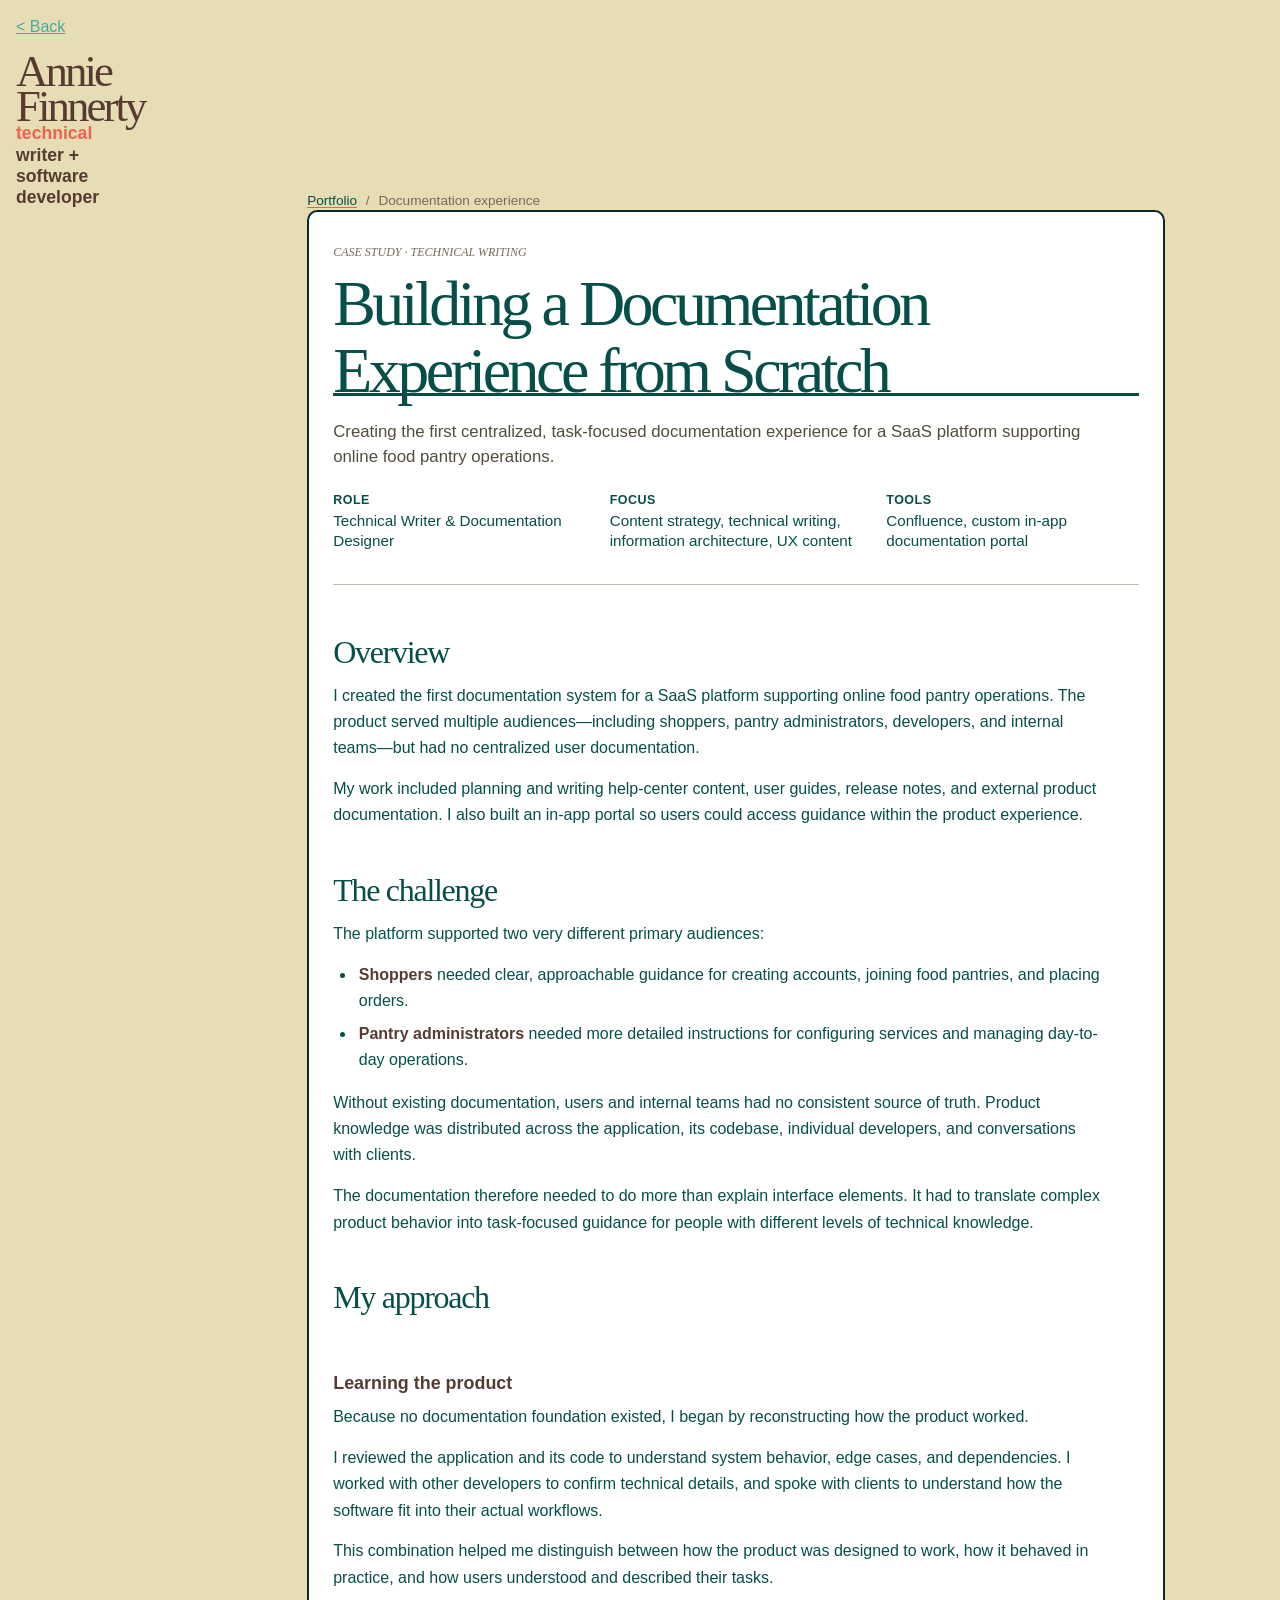
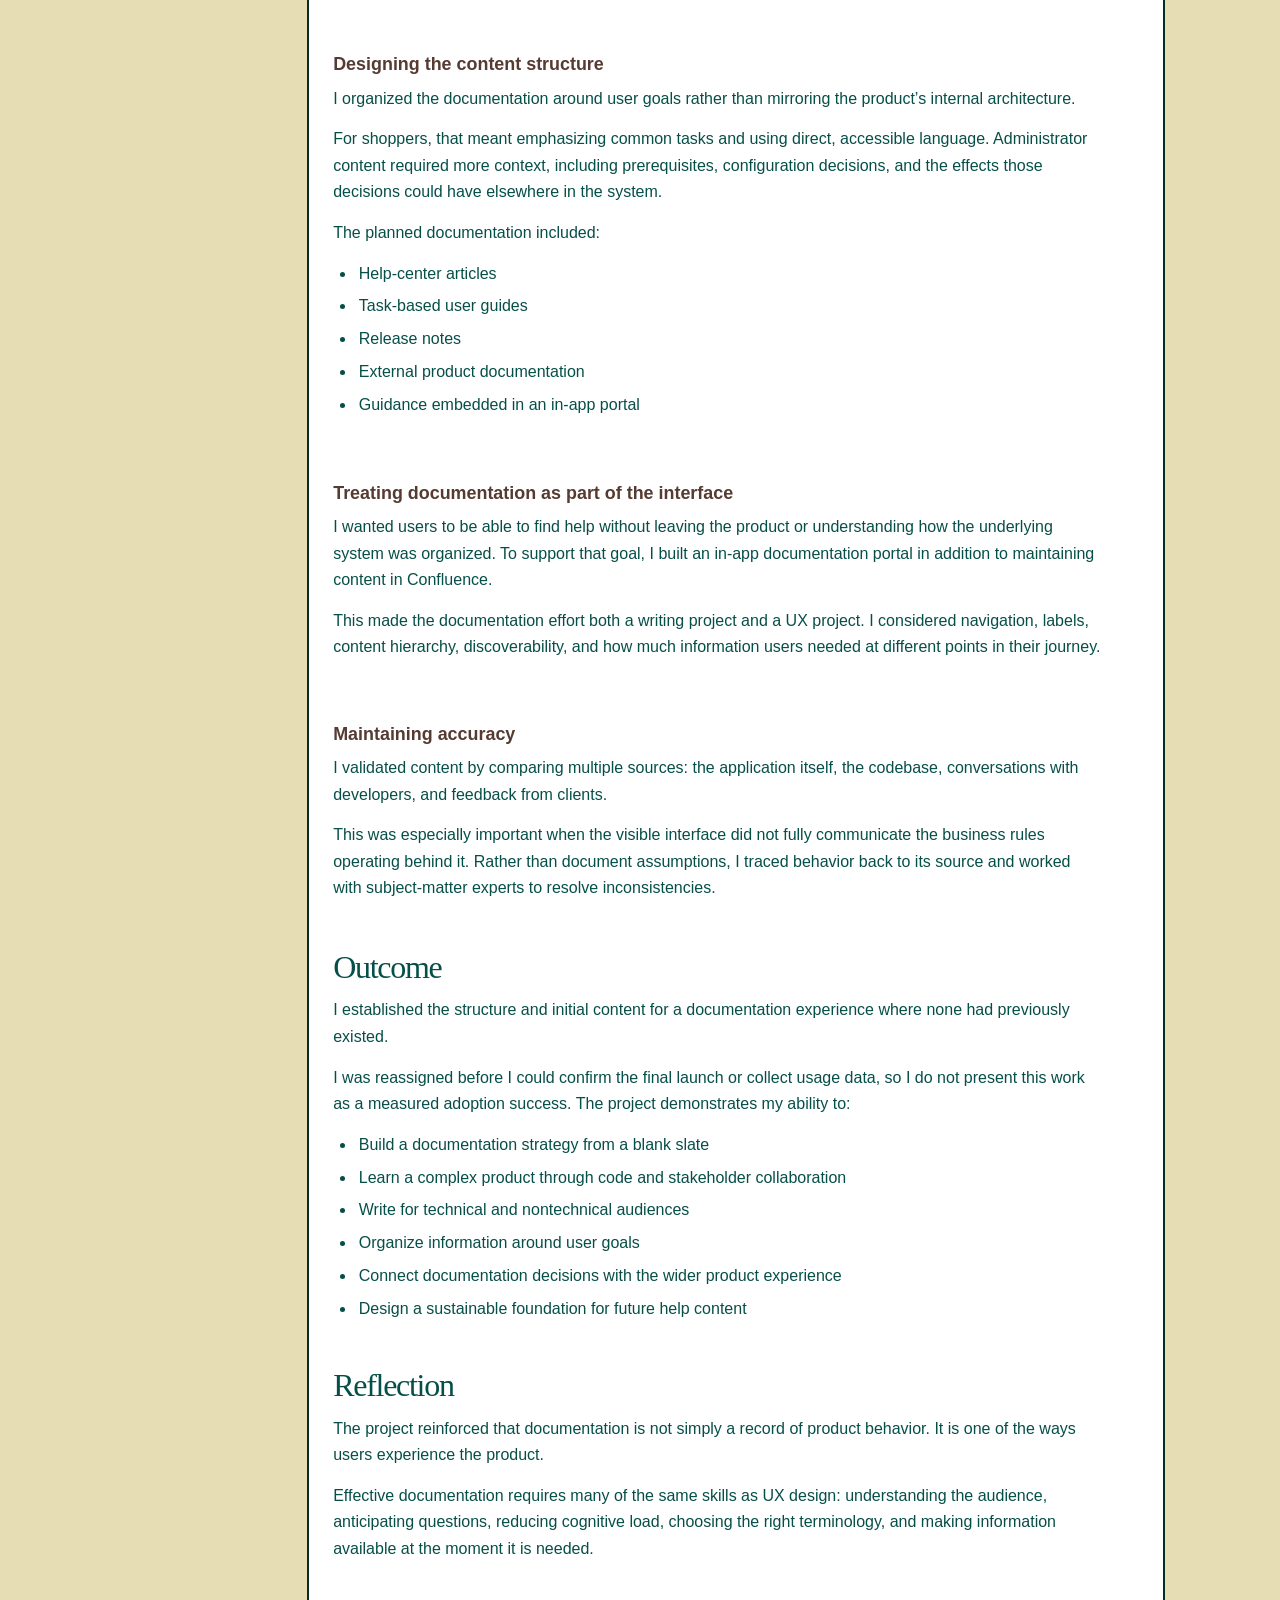
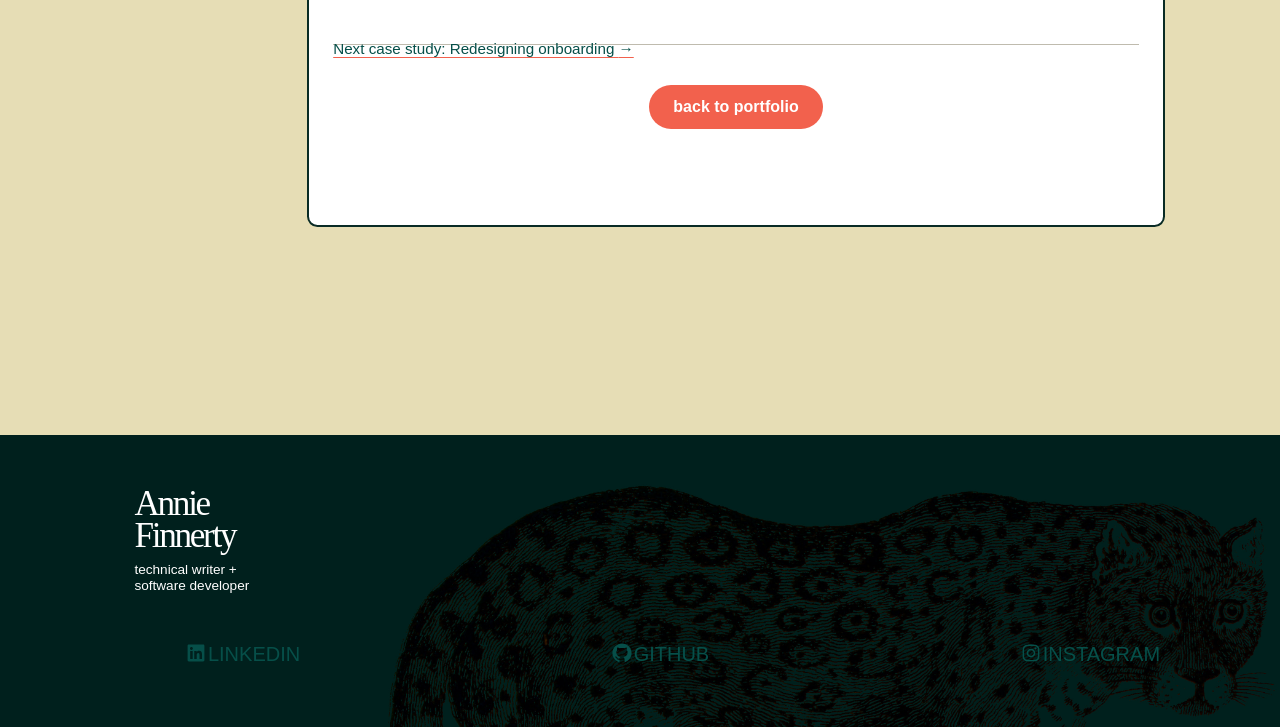
<file: portfolio/building-a-documentation-experience-from-scratch.html>
<!DOCTYPE html>
<html lang="en">
<head>
    <meta charset="UTF-8">
    <meta name="viewport" content="width=device-width, initial-scale=1.0">
    <meta name="theme-color" content="#008579">
    <meta name="description" content="How Annie Finnerty created the foundation for a user-centered documentation experience for a SaaS platform supporting food pantry operations.">
    <title>Building a Documentation Experience from Scratch — Annie Finnerty</title>
    <link rel="stylesheet" href="../css/style.css">
    <link rel="stylesheet" href="../css/template.css">
    <link rel="stylesheet" href="../css/footer.css">
</head>
<body>
    <a class="skip-link" href="#main-content">Skip to main content</a>

    <header class="site-header" id="top">
        <a class="back-link" href="../portfolio/">< Back</a>
        <div class="brand-band">
            <a class="brand" href="../index.html#top" aria-label="Annie Finnerty, home">
                <span>Annie</span>
                <span>Finnerty</span>
            </a>
            <p class="tagline">technical writer +<br>software developer</p>
        </div>
    </header>

    <main id="main-content" class="case-study-main">
        <nav class="breadcrumbs" aria-label="Breadcrumb">
                <a href="index.html#projects">Portfolio</a>
                <span aria-hidden="true">/</span>
                <span aria-current="page">Documentation experience</span>
            </nav>
        <article class="case-study-page">
            <header class="case-study-header">
                <p class="eyebrow">Case study · Technical writing</p>
                <h1 class="script-heading section-heading">Building a Documentation Experience from Scratch</h1>
                <p class="case-study-deck">Creating the first centralized, task-focused documentation experience for a SaaS platform supporting online food pantry operations.</p>
                <dl class="case-study-meta">
                    <div><dt>Role</dt><dd>Technical Writer &amp; Documentation Designer</dd></div>
                    <div><dt>Focus</dt><dd>Content strategy, technical writing, information architecture, UX content</dd></div>
                    <div><dt>Tools</dt><dd>Confluence, custom in-app documentation portal</dd></div>
                </dl>
            </header>

            <div class="case-study-content">
                <section aria-labelledby="overview-title">
                    <h2 id="overview-title">Overview</h2>
                    <p>I created the first documentation system for a SaaS platform supporting online food pantry operations. The product served multiple audiences—including shoppers, pantry administrators, developers, and internal teams—but had no centralized user documentation.</p>
                    <p>My work included planning and writing help-center content, user guides, release notes, and external product documentation. I also built an in-app portal so users could access guidance within the product experience.</p>
                </section>

                <section aria-labelledby="challenge-title">
                    <h2 id="challenge-title">The challenge</h2>
                    <p>The platform supported two very different primary audiences:</p>
                    <ul>
                        <li><strong>Shoppers</strong> needed clear, approachable guidance for creating accounts, joining food pantries, and placing orders.</li>
                        <li><strong>Pantry administrators</strong> needed more detailed instructions for configuring services and managing day-to-day operations.</li>
                    </ul>
                    <p>Without existing documentation, users and internal teams had no consistent source of truth. Product knowledge was distributed across the application, its codebase, individual developers, and conversations with clients.</p>
                    <p>The documentation therefore needed to do more than explain interface elements. It had to translate complex product behavior into task-focused guidance for people with different levels of technical knowledge.</p>
                </section>

                <section aria-labelledby="approach-title">
                    <h2 id="approach-title">My approach</h2>

                    <section aria-labelledby="learning-title">
                        <h3 id="learning-title">Learning the product</h3>
                        <p>Because no documentation foundation existed, I began by reconstructing how the product worked.</p>
                        <p>I reviewed the application and its code to understand system behavior, edge cases, and dependencies. I worked with other developers to confirm technical details, and spoke with clients to understand how the software fit into their actual workflows.</p>
                        <p>This combination helped me distinguish between how the product was designed to work, how it behaved in practice, and how users understood and described their tasks.</p>
                    </section>

                    <section aria-labelledby="structure-title">
                        <h3 id="structure-title">Designing the content structure</h3>
                        <p>I organized the documentation around user goals rather than mirroring the product’s internal architecture.</p>
                        <p>For shoppers, that meant emphasizing common tasks and using direct, accessible language. Administrator content required more context, including prerequisites, configuration decisions, and the effects those decisions could have elsewhere in the system.</p>
                        <p>The planned documentation included:</p>
                        <ul>
                            <li>Help-center articles</li>
                            <li>Task-based user guides</li>
                            <li>Release notes</li>
                            <li>External product documentation</li>
                            <li>Guidance embedded in an in-app portal</li>
                        </ul>
                    </section>

                    <section aria-labelledby="interface-title">
                        <h3 id="interface-title">Treating documentation as part of the interface</h3>
                        <p>I wanted users to be able to find help without leaving the product or understanding how the underlying system was organized. To support that goal, I built an in-app documentation portal in addition to maintaining content in Confluence.</p>
                        <p>This made the documentation effort both a writing project and a UX project. I considered navigation, labels, content hierarchy, discoverability, and how much information users needed at different points in their journey.</p>
                    </section>

                    <section aria-labelledby="accuracy-title">
                        <h3 id="accuracy-title">Maintaining accuracy</h3>
                        <p>I validated content by comparing multiple sources: the application itself, the codebase, conversations with developers, and feedback from clients.</p>
                        <p>This was especially important when the visible interface did not fully communicate the business rules operating behind it. Rather than document assumptions, I traced behavior back to its source and worked with subject-matter experts to resolve inconsistencies.</p>
                    </section>
                </section>

                <section aria-labelledby="outcome-title">
                    <h2 id="outcome-title">Outcome</h2>
                    <p>I established the structure and initial content for a documentation experience where none had previously existed.</p>
                    <p>I was reassigned before I could confirm the final launch or collect usage data, so I do not present this work as a measured adoption success. The project demonstrates my ability to:</p>
                    <ul>
                        <li>Build a documentation strategy from a blank slate</li>
                        <li>Learn a complex product through code and stakeholder collaboration</li>
                        <li>Write for technical and nontechnical audiences</li>
                        <li>Organize information around user goals</li>
                        <li>Connect documentation decisions with the wider product experience</li>
                        <li>Design a sustainable foundation for future help content</li>
                    </ul>
                </section>

                <section aria-labelledby="reflection-title">
                    <h2 id="reflection-title">Reflection</h2>
                    <p>The project reinforced that documentation is not simply a record of product behavior. It is one of the ways users experience the product.</p>
                    <p>Effective documentation requires many of the same skills as UX design: understanding the audience, anticipating questions, reducing cognitive load, choosing the right terminology, and making information available at the moment it is needed.</p>
                </section>
            </div>

            <nav class="case-study-pagination" aria-label="Other case studies">
                <a class="text-link" href="redesigning-onboarding-for-a-multi-organization-shopping-platform.html">Next case study: Redesigning onboarding <span aria-hidden="true">→</span></a>
            </nav>
            <a class="button back-to-portfolio-button" href="index.html#projects">back to portfolio</a>
        </article>
    </main>

    <footer class="site-footer">
        <div class="footer-inner">
            <a class="footer-brand header-font" href="#top" aria-label="Annie Finnerty, back to top"><span>Annie</span><span>Finnerty</span></a>
            <p class="footer-tagline">technical writer +<br>software developer</p>
        </div>
        <nav class="footer-nav" aria-label="Footer navigation">
            <a href="#about">about me</a>
            <a href="#services">what I do</a>
            <a href="#work">my work</a>
            <a href="#contact">let’s connect</a>
            <a href="resume.html">resume</a>
        </nav>
            <ul aria-label="Links to social media profiles" class="social-links">
            <li >
                <a class="social-link" href=""><svg xmlns="http://www.w3.org/2000/svg" viewBox="0 0 640 640"><!--!Font Awesome Free v7.3.1 by @fontawesome - https://fontawesome.com License - https://fontawesome.com/license/free Copyright 2026 Fonticons, Inc.--><path d="M512 96L127.9 96C110.3 96 96 110.5 96 128.3L96 511.7C96 529.5 110.3 544 127.9 544L512 544C529.6 544 544 529.5 544 511.7L544 128.3C544 110.5 529.6 96 512 96zM231.4 480L165 480L165 266.2L231.5 266.2L231.5 480L231.4 480zM198.2 160C219.5 160 236.7 177.2 236.7 198.5C236.7 219.8 219.5 237 198.2 237C176.9 237 159.7 219.8 159.7 198.5C159.7 177.2 176.9 160 198.2 160zM480.3 480L413.9 480L413.9 376C413.9 351.2 413.4 319.3 379.4 319.3C344.8 319.3 339.5 346.3 339.5 374.2L339.5 480L273.1 480L273.1 266.2L336.8 266.2L336.8 295.4L337.7 295.4C346.6 278.6 368.3 260.9 400.6 260.9C467.8 260.9 480.3 305.2 480.3 362.8L480.3 480z"/></svg>LinkedIn</a>
            </li>
            <li >
                <a class="social-link" href=""><svg xmlns="http://www.w3.org/2000/svg" viewBox="0 0 640 640"><!--!Font Awesome Free v7.3.1 by @fontawesome - https://fontawesome.com License - https://fontawesome.com/license/free Copyright 2026 Fonticons, Inc.--><path d="M280.5 426.5C214.5 418.5 168 371 168 309.5C168 284.5 177 257.5 192 239.5C185.5 223 186.5 188 194 173.5C214 171 241 181.5 257 196C276 190 296 187 320.5 187C345 187 365 190 383 195.5C398.5 181.5 426 171 446 173.5C453 187 454 222 447.5 239C463.5 258 472 283.5 472 309.5C472 371 425.5 417.5 358.5 426C375.5 437 387 461 387 488.5L387 540.5C387 555.5 399.5 564 414.5 558C505 523.5 576 433 576 321C576 179.5 461 64 319.5 64C178 64 64 179.5 64 321C64 432 134.5 524 229.5 558.5C243 563.5 256 554.5 256 541L256 501C249 504 240 506 232 506C199 506 179.5 488 165.5 454.5C160 441 154 433 142.5 431.5C136.5 431 134.5 428.5 134.5 425.5C134.5 419.5 144.5 415 154.5 415C169 415 181.5 424 194.5 442.5C204.5 457 215 463.5 227.5 463.5C240 463.5 248 459 259.5 447.5C268 439 274.5 431.5 280.5 426.5z"/></svg>Github</a>
            </li>
            <li >
                <a class="social-link" href=""><svg xmlns="http://www.w3.org/2000/svg" viewBox="0 0 640 640"><!--!Font Awesome Free v7.3.1 by @fontawesome - https://fontawesome.com License - https://fontawesome.com/license/free Copyright 2026 Fonticons, Inc.--><path d="M320.3 205C256.8 204.8 205.2 256.2 205 319.7C204.8 383.2 256.2 434.8 319.7 435C383.2 435.2 434.8 383.8 435 320.3C435.2 256.8 383.8 205.2 320.3 205zM319.7 245.4C360.9 245.2 394.4 278.5 394.6 319.7C394.8 360.9 361.5 394.4 320.3 394.6C279.1 394.8 245.6 361.5 245.4 320.3C245.2 279.1 278.5 245.6 319.7 245.4zM413.1 200.3C413.1 185.5 425.1 173.5 439.9 173.5C454.7 173.5 466.7 185.5 466.7 200.3C466.7 215.1 454.7 227.1 439.9 227.1C425.1 227.1 413.1 215.1 413.1 200.3zM542.8 227.5C541.1 191.6 532.9 159.8 506.6 133.6C480.4 107.4 448.6 99.2 412.7 97.4C375.7 95.3 264.8 95.3 227.8 97.4C192 99.1 160.2 107.3 133.9 133.5C107.6 159.7 99.5 191.5 97.7 227.4C95.6 264.4 95.6 375.3 97.7 412.3C99.4 448.2 107.6 480 133.9 506.2C160.2 532.4 191.9 540.6 227.8 542.4C264.8 544.5 375.7 544.5 412.7 542.4C448.6 540.7 480.4 532.5 506.6 506.2C532.8 480 541 448.2 542.8 412.3C544.9 375.3 544.9 264.5 542.8 227.5zM495 452C487.2 471.6 472.1 486.7 452.4 494.6C422.9 506.3 352.9 503.6 320.3 503.6C287.7 503.6 217.6 506.2 188.2 494.6C168.6 486.8 153.5 471.7 145.6 452C133.9 422.5 136.6 352.5 136.6 319.9C136.6 287.3 134 217.2 145.6 187.8C153.4 168.2 168.5 153.1 188.2 145.2C217.7 133.5 287.7 136.2 320.3 136.2C352.9 136.2 423 133.6 452.4 145.2C472 153 487.1 168.1 495 187.8C506.7 217.3 504 287.3 504 319.9C504 352.5 506.7 422.6 495 452z"/></svg>Instagram</a>
            </li>
        </ul>
    </footer>
</body>
</html>
</file>
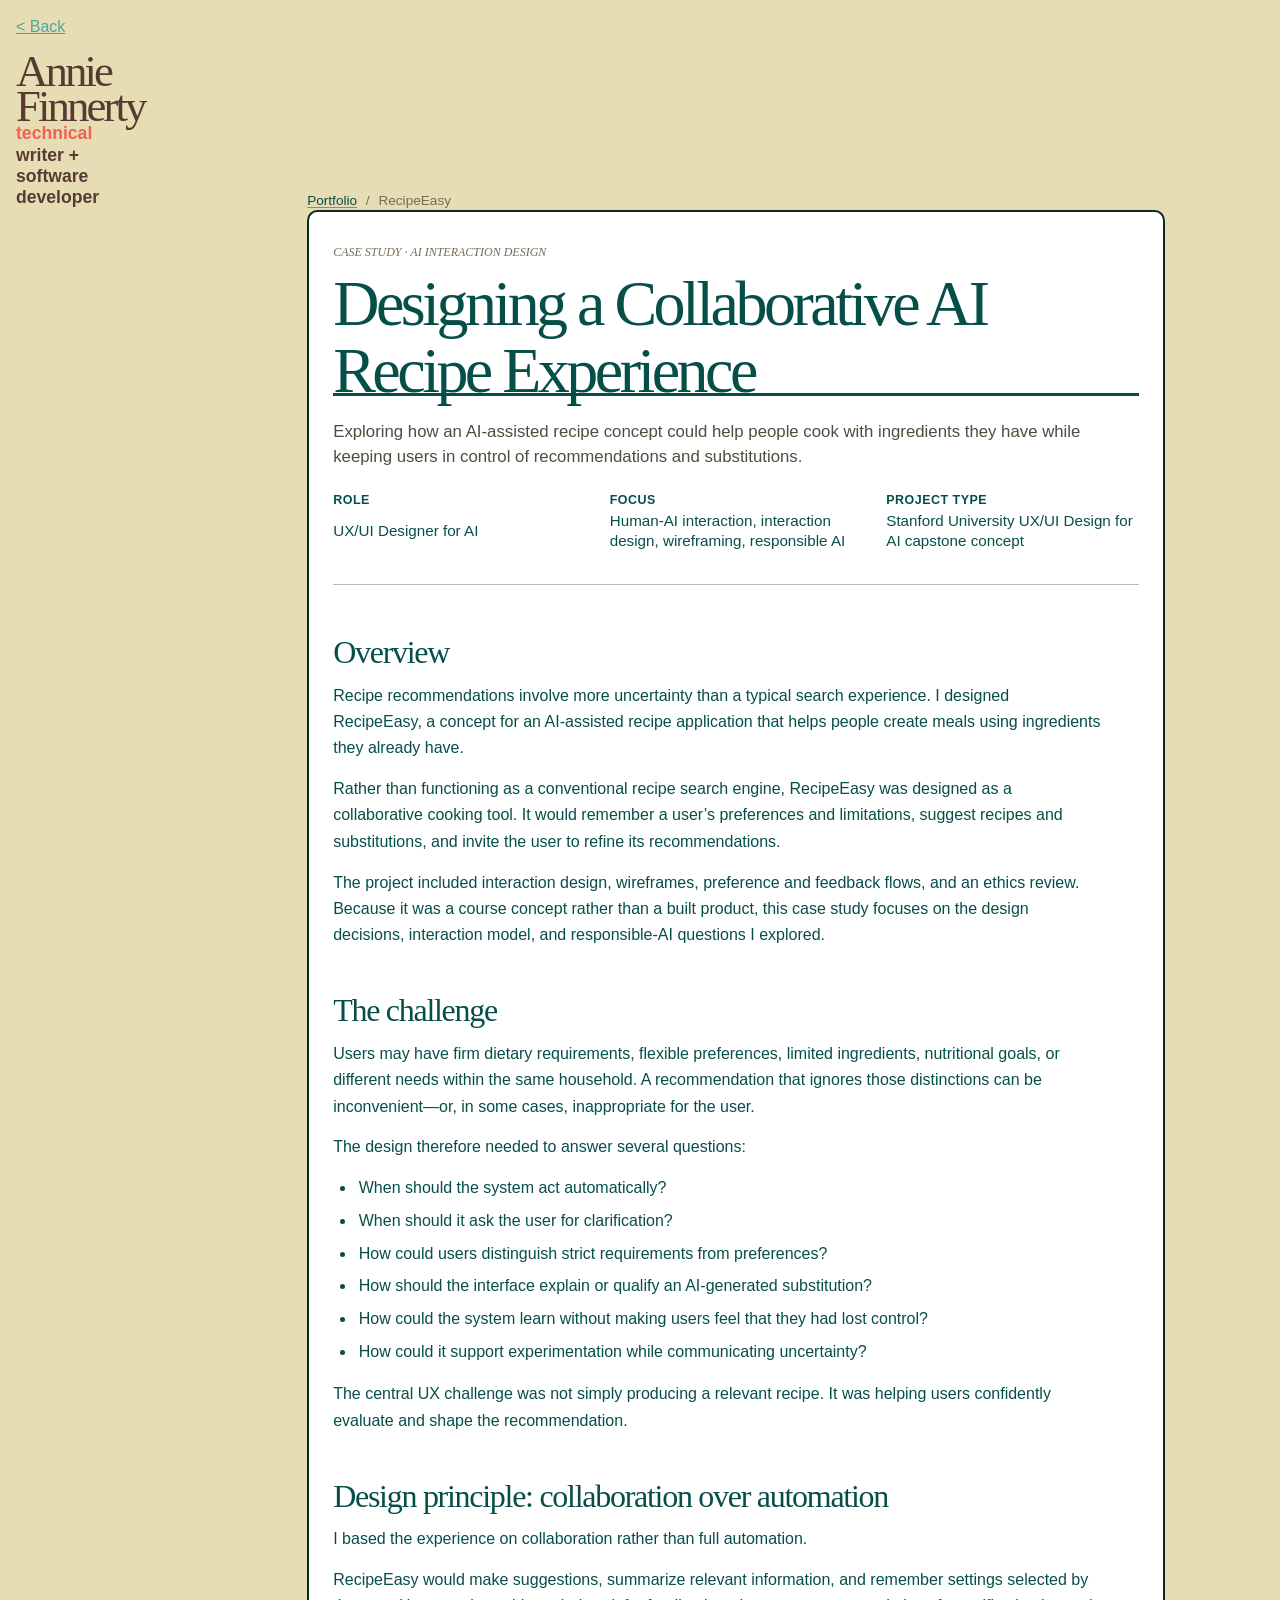
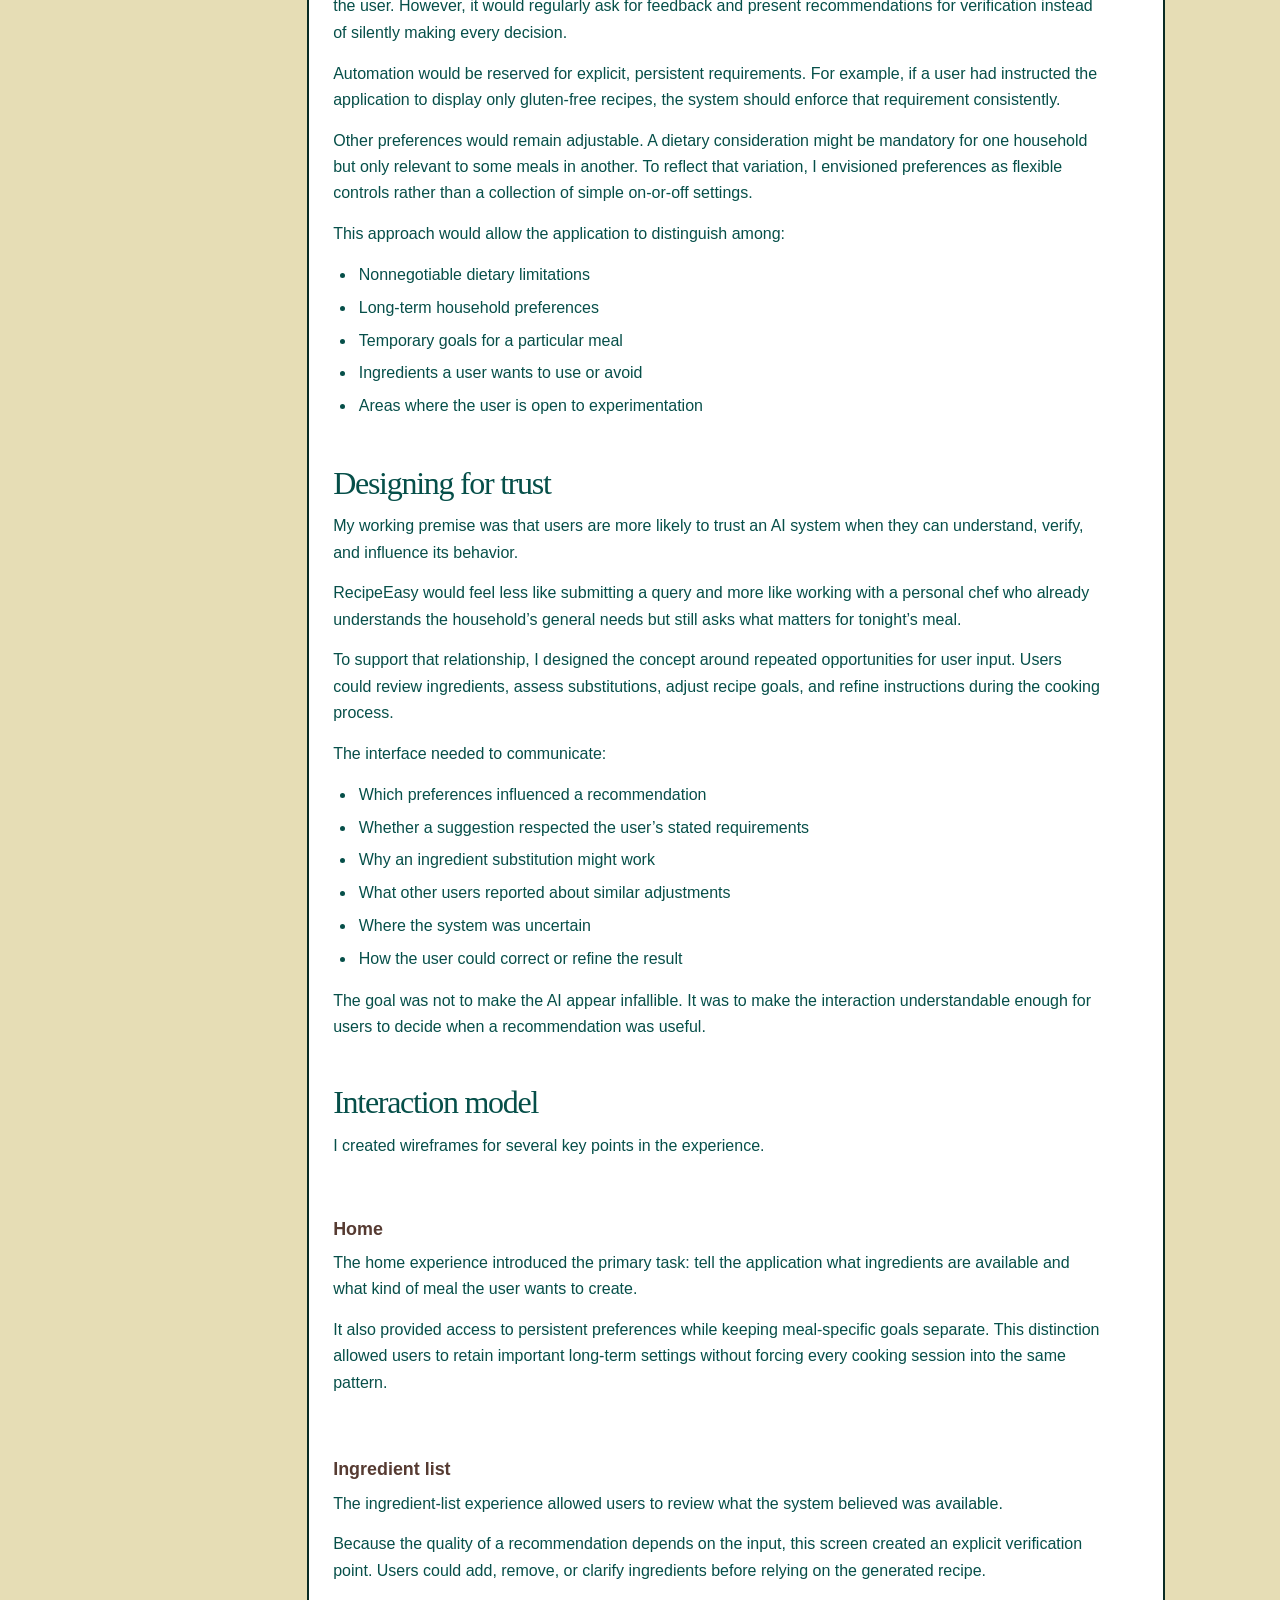
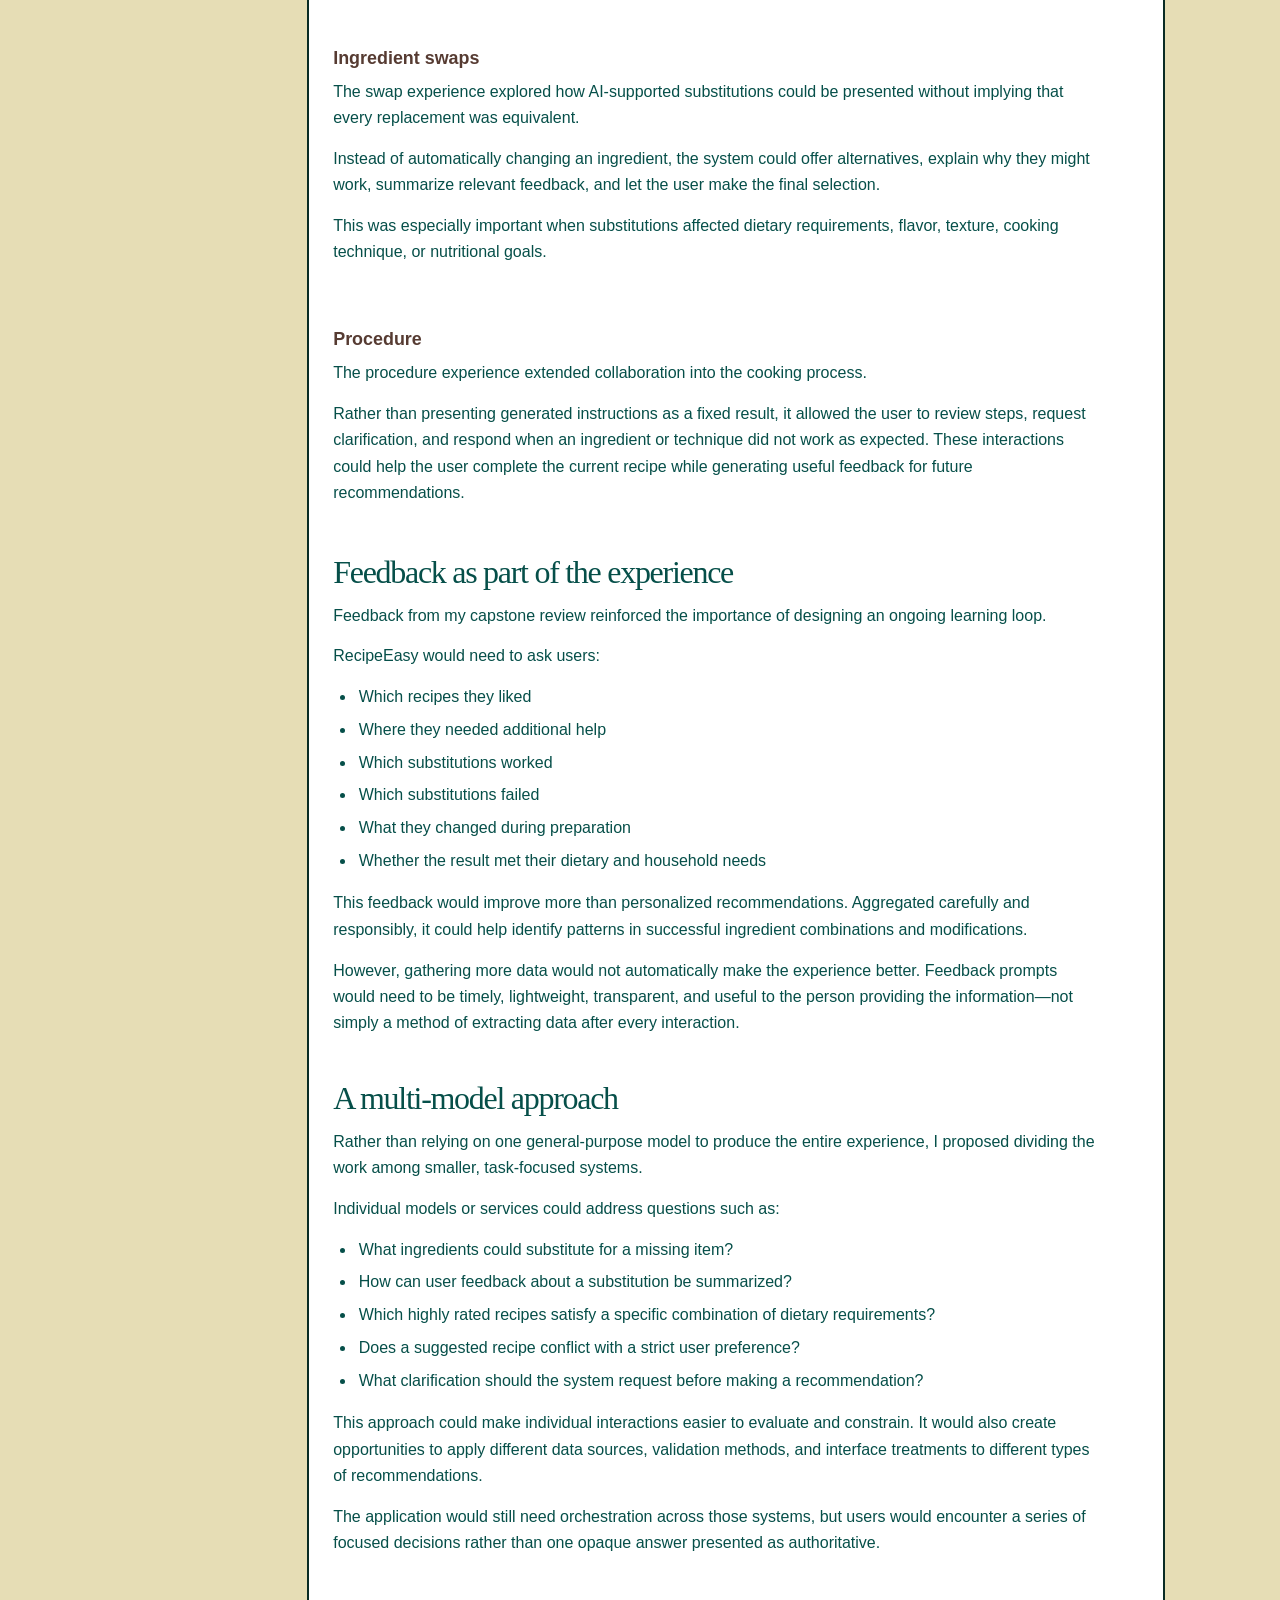
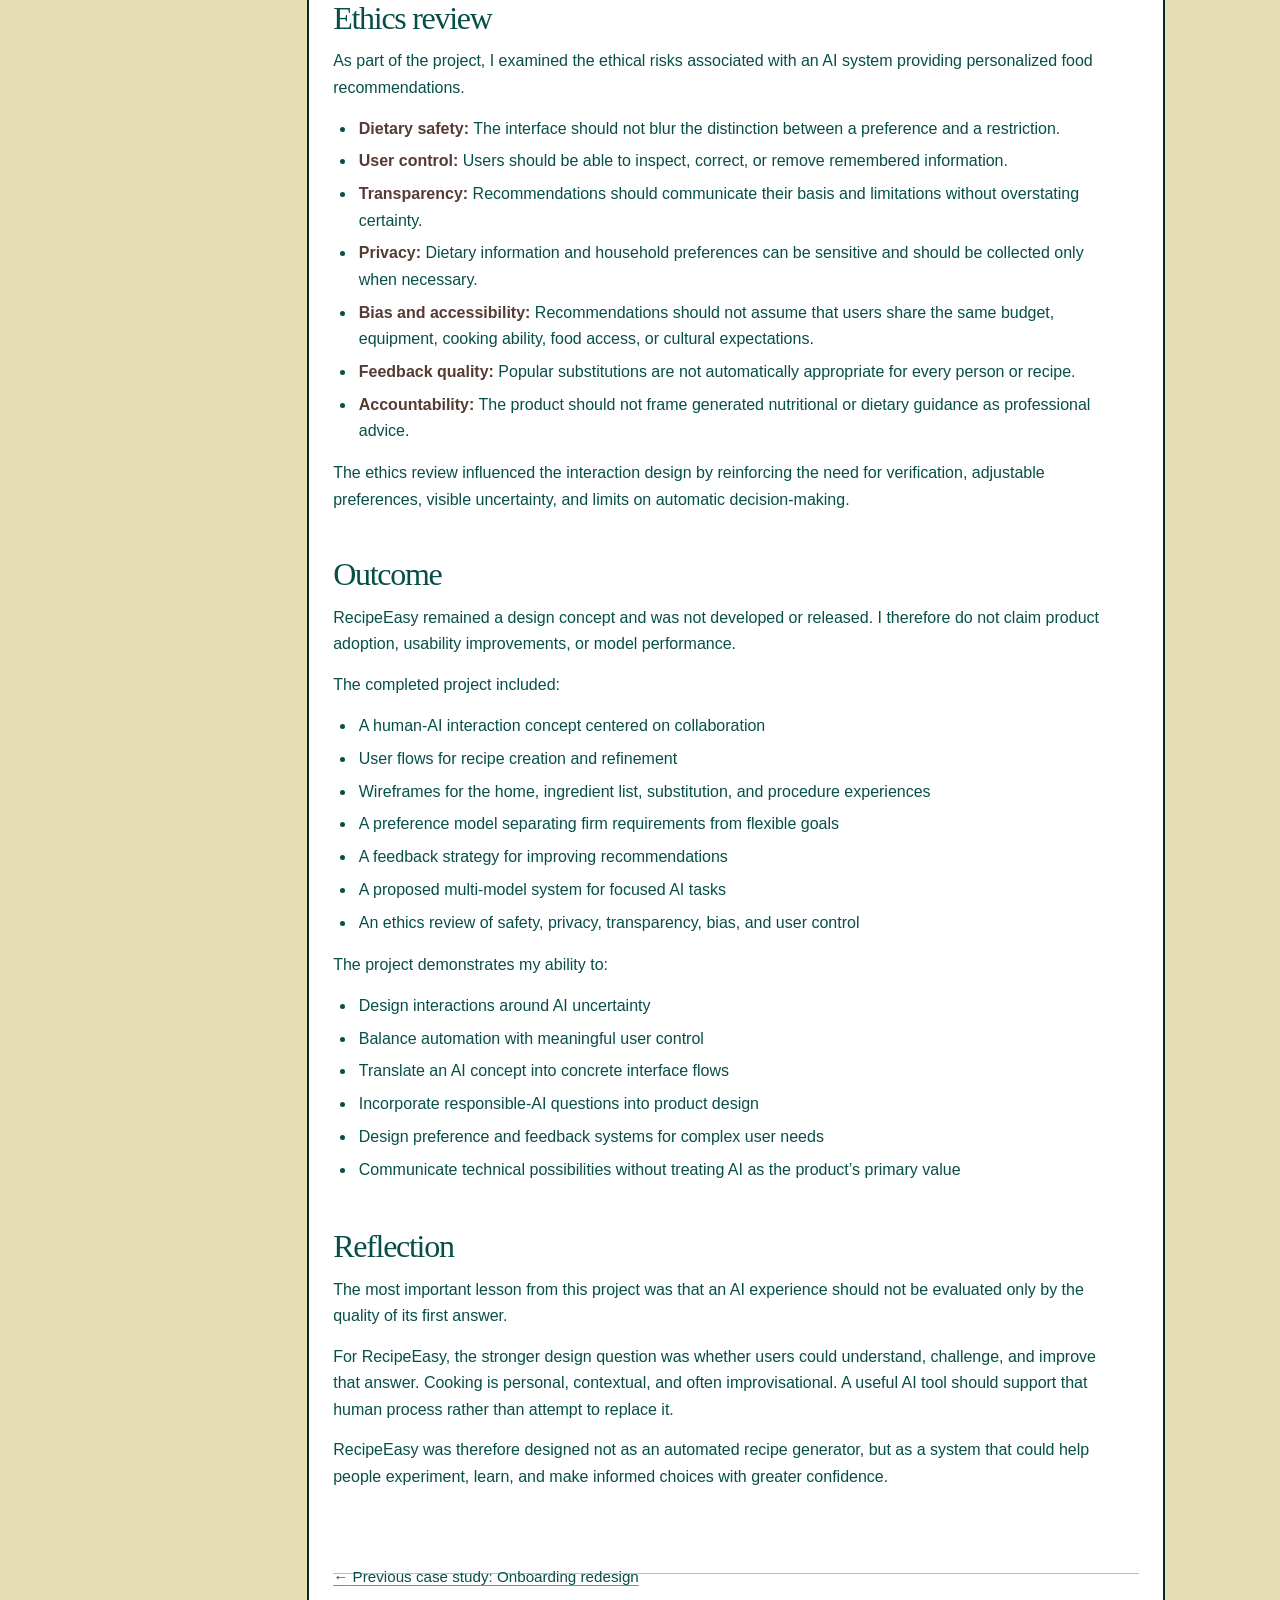
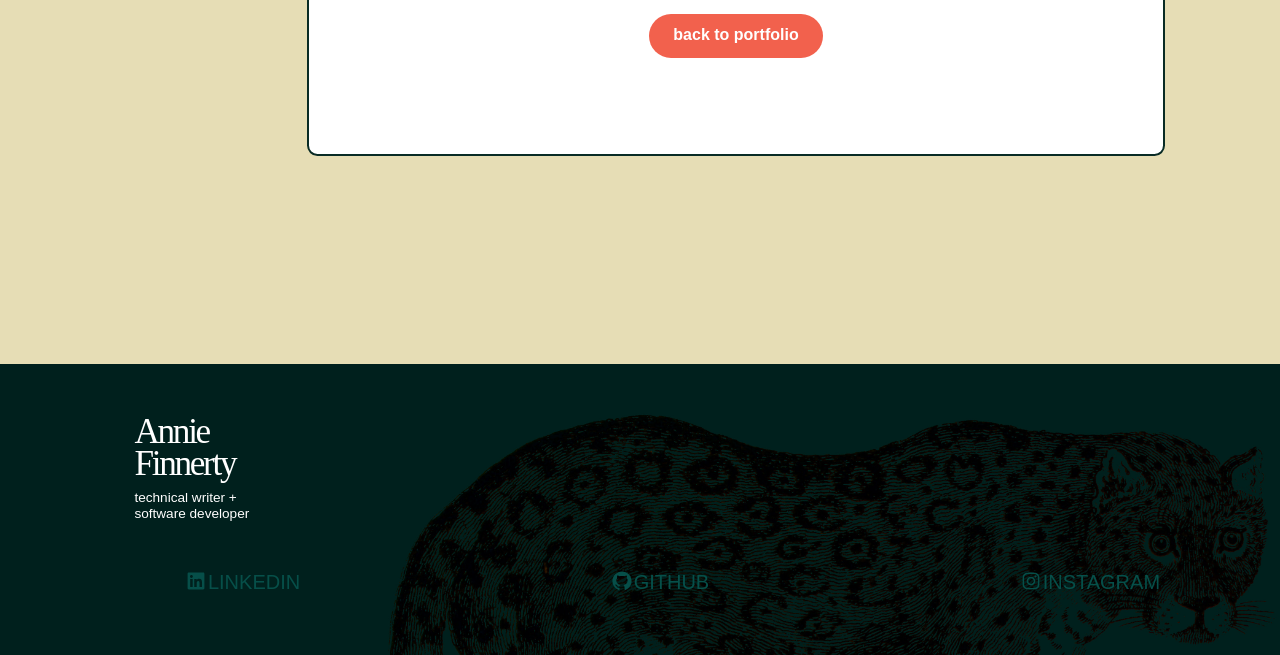
<file: portfolio/designing-a-collaborative-ai-recipe-experience.html>
<!DOCTYPE html>
<html lang="en">
<head>
    <meta charset="UTF-8">
    <meta name="viewport" content="width=device-width, initial-scale=1.0">
    <meta name="theme-color" content="#008579">
    <meta name="description" content="A Stanford University capstone concept exploring collaborative, responsible AI interactions for a recipe application.">
    <title>Designing a Collaborative AI Recipe Experience — Annie Finnerty</title>
    <link rel="stylesheet" href="../css/style.css">
    <link rel="stylesheet" href="../css/template.css">
    <link rel="stylesheet" href="../css/footer.css">
</head>
<body>
    <a class="skip-link" href="#main-content">Skip to main content</a>

    <header class="site-header" id="top">
        <a class="back-link" href="../portfolio/">< Back</a>
        <div class="brand-band">
            <a class="brand" href="../index.html#top" aria-label="Annie Finnerty, home">
                <span>Annie</span>
                <span>Finnerty</span>
            </a>
            <p class="tagline">technical writer +<br>software developer</p>
        </div>
    </header>

    <main id="main-content" class="case-study-main">
        <nav class="breadcrumbs" aria-label="Breadcrumb">
                <a href="index.html#projects">Portfolio</a>
                <span aria-hidden="true">/</span>
                <span aria-current="page">RecipeEasy</span>
            </nav>
        <article class="case-study-page">
            <header class="case-study-header">
                <p class="eyebrow">Case study · AI interaction design</p>
                <h1 class="script-heading section-heading">Designing a Collaborative AI Recipe Experience</h1>
                <p class="case-study-deck">Exploring how an AI-assisted recipe concept could help people cook with ingredients they have while keeping users in control of recommendations and substitutions.</p>
                <dl class="case-study-meta">
                    <div><dt>Role</dt><dd>UX/UI Designer for AI</dd></div>
                    <div><dt>Focus</dt><dd>Human-AI interaction, interaction design, wireframing, responsible AI</dd></div>
                    <div><dt>Project type</dt><dd>Stanford University UX/UI Design for AI capstone concept</dd></div>
                </dl>
            </header>

            <div class="case-study-content">
                <section aria-labelledby="overview-title">
                    <h2 id="overview-title">Overview</h2>
                    <p>Recipe recommendations involve more uncertainty than a typical search experience. I designed RecipeEasy, a concept for an AI-assisted recipe application that helps people create meals using ingredients they already have.</p>
                    <p>Rather than functioning as a conventional recipe search engine, RecipeEasy was designed as a collaborative cooking tool. It would remember a user’s preferences and limitations, suggest recipes and substitutions, and invite the user to refine its recommendations.</p>
                    <p>The project included interaction design, wireframes, preference and feedback flows, and an ethics review. Because it was a course concept rather than a built product, this case study focuses on the design decisions, interaction model, and responsible-AI questions I explored.</p>
                </section>

                <section aria-labelledby="challenge-title">
                    <h2 id="challenge-title">The challenge</h2>
                    <p>Users may have firm dietary requirements, flexible preferences, limited ingredients, nutritional goals, or different needs within the same household. A recommendation that ignores those distinctions can be inconvenient—or, in some cases, inappropriate for the user.</p>
                    <p>The design therefore needed to answer several questions:</p>
                    <ul>
                        <li>When should the system act automatically?</li>
                        <li>When should it ask the user for clarification?</li>
                        <li>How could users distinguish strict requirements from preferences?</li>
                        <li>How should the interface explain or qualify an AI-generated substitution?</li>
                        <li>How could the system learn without making users feel that they had lost control?</li>
                        <li>How could it support experimentation while communicating uncertainty?</li>
                    </ul>
                    <p>The central UX challenge was not simply producing a relevant recipe. It was helping users confidently evaluate and shape the recommendation.</p>
                </section>

                <section aria-labelledby="collaboration-title">
                    <h2 id="collaboration-title">Design principle: collaboration over automation</h2>
                    <p>I based the experience on collaboration rather than full automation.</p>
                    <p>RecipeEasy would make suggestions, summarize relevant information, and remember settings selected by the user. However, it would regularly ask for feedback and present recommendations for verification instead of silently making every decision.</p>
                    <p>Automation would be reserved for explicit, persistent requirements. For example, if a user had instructed the application to display only gluten-free recipes, the system should enforce that requirement consistently.</p>
                    <p>Other preferences would remain adjustable. A dietary consideration might be mandatory for one household but only relevant to some meals in another. To reflect that variation, I envisioned preferences as flexible controls rather than a collection of simple on-or-off settings.</p>
                    <p>This approach would allow the application to distinguish among:</p>
                    <ul>
                        <li>Nonnegotiable dietary limitations</li>
                        <li>Long-term household preferences</li>
                        <li>Temporary goals for a particular meal</li>
                        <li>Ingredients a user wants to use or avoid</li>
                        <li>Areas where the user is open to experimentation</li>
                    </ul>
                </section>

                <section aria-labelledby="trust-title">
                    <h2 id="trust-title">Designing for trust</h2>
                    <p>My working premise was that users are more likely to trust an AI system when they can understand, verify, and influence its behavior.</p>
                    <p>RecipeEasy would feel less like submitting a query and more like working with a personal chef who already understands the household’s general needs but still asks what matters for tonight’s meal.</p>
                    <p>To support that relationship, I designed the concept around repeated opportunities for user input. Users could review ingredients, assess substitutions, adjust recipe goals, and refine instructions during the cooking process.</p>
                    <p>The interface needed to communicate:</p>
                    <ul>
                        <li>Which preferences influenced a recommendation</li>
                        <li>Whether a suggestion respected the user’s stated requirements</li>
                        <li>Why an ingredient substitution might work</li>
                        <li>What other users reported about similar adjustments</li>
                        <li>Where the system was uncertain</li>
                        <li>How the user could correct or refine the result</li>
                    </ul>
                    <p>The goal was not to make the AI appear infallible. It was to make the interaction understandable enough for users to decide when a recommendation was useful.</p>
                </section>

                <section aria-labelledby="interaction-title">
                    <h2 id="interaction-title">Interaction model</h2>
                    <p>I created wireframes for several key points in the experience.</p>

                    <section aria-labelledby="home-title">
                        <h3 id="home-title">Home</h3>
                        <p>The home experience introduced the primary task: tell the application what ingredients are available and what kind of meal the user wants to create.</p>
                        <p>It also provided access to persistent preferences while keeping meal-specific goals separate. This distinction allowed users to retain important long-term settings without forcing every cooking session into the same pattern.</p>
                    </section>

                    <section aria-labelledby="ingredients-title">
                        <h3 id="ingredients-title">Ingredient list</h3>
                        <p>The ingredient-list experience allowed users to review what the system believed was available.</p>
                        <p>Because the quality of a recommendation depends on the input, this screen created an explicit verification point. Users could add, remove, or clarify ingredients before relying on the generated recipe.</p>
                    </section>

                    <section aria-labelledby="swaps-title">
                        <h3 id="swaps-title">Ingredient swaps</h3>
                        <p>The swap experience explored how AI-supported substitutions could be presented without implying that every replacement was equivalent.</p>
                        <p>Instead of automatically changing an ingredient, the system could offer alternatives, explain why they might work, summarize relevant feedback, and let the user make the final selection.</p>
                        <p>This was especially important when substitutions affected dietary requirements, flavor, texture, cooking technique, or nutritional goals.</p>
                    </section>

                    <section aria-labelledby="procedure-title">
                        <h3 id="procedure-title">Procedure</h3>
                        <p>The procedure experience extended collaboration into the cooking process.</p>
                        <p>Rather than presenting generated instructions as a fixed result, it allowed the user to review steps, request clarification, and respond when an ingredient or technique did not work as expected. These interactions could help the user complete the current recipe while generating useful feedback for future recommendations.</p>
                    </section>
                </section>

                <section aria-labelledby="feedback-title">
                    <h2 id="feedback-title">Feedback as part of the experience</h2>
                    <p>Feedback from my capstone review reinforced the importance of designing an ongoing learning loop.</p>
                    <p>RecipeEasy would need to ask users:</p>
                    <ul>
                        <li>Which recipes they liked</li>
                        <li>Where they needed additional help</li>
                        <li>Which substitutions worked</li>
                        <li>Which substitutions failed</li>
                        <li>What they changed during preparation</li>
                        <li>Whether the result met their dietary and household needs</li>
                    </ul>
                    <p>This feedback would improve more than personalized recommendations. Aggregated carefully and responsibly, it could help identify patterns in successful ingredient combinations and modifications.</p>
                    <p>However, gathering more data would not automatically make the experience better. Feedback prompts would need to be timely, lightweight, transparent, and useful to the person providing the information—not simply a method of extracting data after every interaction.</p>
                </section>

                <section aria-labelledby="models-title">
                    <h2 id="models-title">A multi-model approach</h2>
                    <p>Rather than relying on one general-purpose model to produce the entire experience, I proposed dividing the work among smaller, task-focused systems.</p>
                    <p>Individual models or services could address questions such as:</p>
                    <ul>
                        <li>What ingredients could substitute for a missing item?</li>
                        <li>How can user feedback about a substitution be summarized?</li>
                        <li>Which highly rated recipes satisfy a specific combination of dietary requirements?</li>
                        <li>Does a suggested recipe conflict with a strict user preference?</li>
                        <li>What clarification should the system request before making a recommendation?</li>
                    </ul>
                    <p>This approach could make individual interactions easier to evaluate and constrain. It would also create opportunities to apply different data sources, validation methods, and interface treatments to different types of recommendations.</p>
                    <p>The application would still need orchestration across those systems, but users would encounter a series of focused decisions rather than one opaque answer presented as authoritative.</p>
                </section>

                <section aria-labelledby="ethics-title">
                    <h2 id="ethics-title">Ethics review</h2>
                    <p>As part of the project, I examined the ethical risks associated with an AI system providing personalized food recommendations.</p>
                    <ul>
                        <li><strong>Dietary safety:</strong> The interface should not blur the distinction between a preference and a restriction.</li>
                        <li><strong>User control:</strong> Users should be able to inspect, correct, or remove remembered information.</li>
                        <li><strong>Transparency:</strong> Recommendations should communicate their basis and limitations without overstating certainty.</li>
                        <li><strong>Privacy:</strong> Dietary information and household preferences can be sensitive and should be collected only when necessary.</li>
                        <li><strong>Bias and accessibility:</strong> Recommendations should not assume that users share the same budget, equipment, cooking ability, food access, or cultural expectations.</li>
                        <li><strong>Feedback quality:</strong> Popular substitutions are not automatically appropriate for every person or recipe.</li>
                        <li><strong>Accountability:</strong> The product should not frame generated nutritional or dietary guidance as professional advice.</li>
                    </ul>
                    <p>The ethics review influenced the interaction design by reinforcing the need for verification, adjustable preferences, visible uncertainty, and limits on automatic decision-making.</p>
                </section>

                <section aria-labelledby="outcome-title">
                    <h2 id="outcome-title">Outcome</h2>
                    <p>RecipeEasy remained a design concept and was not developed or released. I therefore do not claim product adoption, usability improvements, or model performance.</p>
                    <p>The completed project included:</p>
                    <ul>
                        <li>A human-AI interaction concept centered on collaboration</li>
                        <li>User flows for recipe creation and refinement</li>
                        <li>Wireframes for the home, ingredient list, substitution, and procedure experiences</li>
                        <li>A preference model separating firm requirements from flexible goals</li>
                        <li>A feedback strategy for improving recommendations</li>
                        <li>A proposed multi-model system for focused AI tasks</li>
                        <li>An ethics review of safety, privacy, transparency, bias, and user control</li>
                    </ul>
                    <p>The project demonstrates my ability to:</p>
                    <ul>
                        <li>Design interactions around AI uncertainty</li>
                        <li>Balance automation with meaningful user control</li>
                        <li>Translate an AI concept into concrete interface flows</li>
                        <li>Incorporate responsible-AI questions into product design</li>
                        <li>Design preference and feedback systems for complex user needs</li>
                        <li>Communicate technical possibilities without treating AI as the product’s primary value</li>
                    </ul>
                </section>

                <section aria-labelledby="reflection-title">
                    <h2 id="reflection-title">Reflection</h2>
                    <p>The most important lesson from this project was that an AI experience should not be evaluated only by the quality of its first answer.</p>
                    <p>For RecipeEasy, the stronger design question was whether users could understand, challenge, and improve that answer. Cooking is personal, contextual, and often improvisational. A useful AI tool should support that human process rather than attempt to replace it.</p>
                    <p>RecipeEasy was therefore designed not as an automated recipe generator, but as a system that could help people experiment, learn, and make informed choices with greater confidence.</p>
                </section>
            </div>

            <nav class="case-study-pagination" aria-label="Other case studies">
                <a class="text-link" href="redesigning-onboarding-for-a-multi-organization-shopping-platform.html"><span aria-hidden="true">←</span> Previous case study: Onboarding redesign</a>
            </nav>
            <a class="button back-to-portfolio-button" href="index.html#projects">back to portfolio</a>
        </article>
    </main>

    <footer class="site-footer">
        <div class="footer-inner">
            <a class="footer-brand header-font" href="#top" aria-label="Annie Finnerty, back to top"><span>Annie</span><span>Finnerty</span></a>
            <p class="footer-tagline">technical writer +<br>software developer</p>
        </div>
        <nav class="footer-nav" aria-label="Footer navigation">
            <a href="#about">about me</a>
            <a href="#services">what I do</a>
            <a href="#work">my work</a>
            <a href="#contact">let’s connect</a>
            <a href="resume.html">resume</a>
        </nav>
            <ul aria-label="Links to social media profiles" class="social-links">
            <li >
                <a class="social-link" href=""><svg xmlns="http://www.w3.org/2000/svg" viewBox="0 0 640 640"><!--!Font Awesome Free v7.3.1 by @fontawesome - https://fontawesome.com License - https://fontawesome.com/license/free Copyright 2026 Fonticons, Inc.--><path d="M512 96L127.9 96C110.3 96 96 110.5 96 128.3L96 511.7C96 529.5 110.3 544 127.9 544L512 544C529.6 544 544 529.5 544 511.7L544 128.3C544 110.5 529.6 96 512 96zM231.4 480L165 480L165 266.2L231.5 266.2L231.5 480L231.4 480zM198.2 160C219.5 160 236.7 177.2 236.7 198.5C236.7 219.8 219.5 237 198.2 237C176.9 237 159.7 219.8 159.7 198.5C159.7 177.2 176.9 160 198.2 160zM480.3 480L413.9 480L413.9 376C413.9 351.2 413.4 319.3 379.4 319.3C344.8 319.3 339.5 346.3 339.5 374.2L339.5 480L273.1 480L273.1 266.2L336.8 266.2L336.8 295.4L337.7 295.4C346.6 278.6 368.3 260.9 400.6 260.9C467.8 260.9 480.3 305.2 480.3 362.8L480.3 480z"/></svg>LinkedIn</a>
            </li>
            <li >
                <a class="social-link" href=""><svg xmlns="http://www.w3.org/2000/svg" viewBox="0 0 640 640"><!--!Font Awesome Free v7.3.1 by @fontawesome - https://fontawesome.com License - https://fontawesome.com/license/free Copyright 2026 Fonticons, Inc.--><path d="M280.5 426.5C214.5 418.5 168 371 168 309.5C168 284.5 177 257.5 192 239.5C185.5 223 186.5 188 194 173.5C214 171 241 181.5 257 196C276 190 296 187 320.5 187C345 187 365 190 383 195.5C398.5 181.5 426 171 446 173.5C453 187 454 222 447.5 239C463.5 258 472 283.5 472 309.5C472 371 425.5 417.5 358.5 426C375.5 437 387 461 387 488.5L387 540.5C387 555.5 399.5 564 414.5 558C505 523.5 576 433 576 321C576 179.5 461 64 319.5 64C178 64 64 179.5 64 321C64 432 134.5 524 229.5 558.5C243 563.5 256 554.5 256 541L256 501C249 504 240 506 232 506C199 506 179.5 488 165.5 454.5C160 441 154 433 142.5 431.5C136.5 431 134.5 428.5 134.5 425.5C134.5 419.5 144.5 415 154.5 415C169 415 181.5 424 194.5 442.5C204.5 457 215 463.5 227.5 463.5C240 463.5 248 459 259.5 447.5C268 439 274.5 431.5 280.5 426.5z"/></svg>Github</a>
            </li>
            <li >
                <a class="social-link" href=""><svg xmlns="http://www.w3.org/2000/svg" viewBox="0 0 640 640"><!--!Font Awesome Free v7.3.1 by @fontawesome - https://fontawesome.com License - https://fontawesome.com/license/free Copyright 2026 Fonticons, Inc.--><path d="M320.3 205C256.8 204.8 205.2 256.2 205 319.7C204.8 383.2 256.2 434.8 319.7 435C383.2 435.2 434.8 383.8 435 320.3C435.2 256.8 383.8 205.2 320.3 205zM319.7 245.4C360.9 245.2 394.4 278.5 394.6 319.7C394.8 360.9 361.5 394.4 320.3 394.6C279.1 394.8 245.6 361.5 245.4 320.3C245.2 279.1 278.5 245.6 319.7 245.4zM413.1 200.3C413.1 185.5 425.1 173.5 439.9 173.5C454.7 173.5 466.7 185.5 466.7 200.3C466.7 215.1 454.7 227.1 439.9 227.1C425.1 227.1 413.1 215.1 413.1 200.3zM542.8 227.5C541.1 191.6 532.9 159.8 506.6 133.6C480.4 107.4 448.6 99.2 412.7 97.4C375.7 95.3 264.8 95.3 227.8 97.4C192 99.1 160.2 107.3 133.9 133.5C107.6 159.7 99.5 191.5 97.7 227.4C95.6 264.4 95.6 375.3 97.7 412.3C99.4 448.2 107.6 480 133.9 506.2C160.2 532.4 191.9 540.6 227.8 542.4C264.8 544.5 375.7 544.5 412.7 542.4C448.6 540.7 480.4 532.5 506.6 506.2C532.8 480 541 448.2 542.8 412.3C544.9 375.3 544.9 264.5 542.8 227.5zM495 452C487.2 471.6 472.1 486.7 452.4 494.6C422.9 506.3 352.9 503.6 320.3 503.6C287.7 503.6 217.6 506.2 188.2 494.6C168.6 486.8 153.5 471.7 145.6 452C133.9 422.5 136.6 352.5 136.6 319.9C136.6 287.3 134 217.2 145.6 187.8C153.4 168.2 168.5 153.1 188.2 145.2C217.7 133.5 287.7 136.2 320.3 136.2C352.9 136.2 423 133.6 452.4 145.2C472 153 487.1 168.1 495 187.8C506.7 217.3 504 287.3 504 319.9C504 352.5 506.7 422.6 495 452z"/></svg>Instagram</a>
            </li>
        </ul>
    </footer>
</body>
</html>
</file>
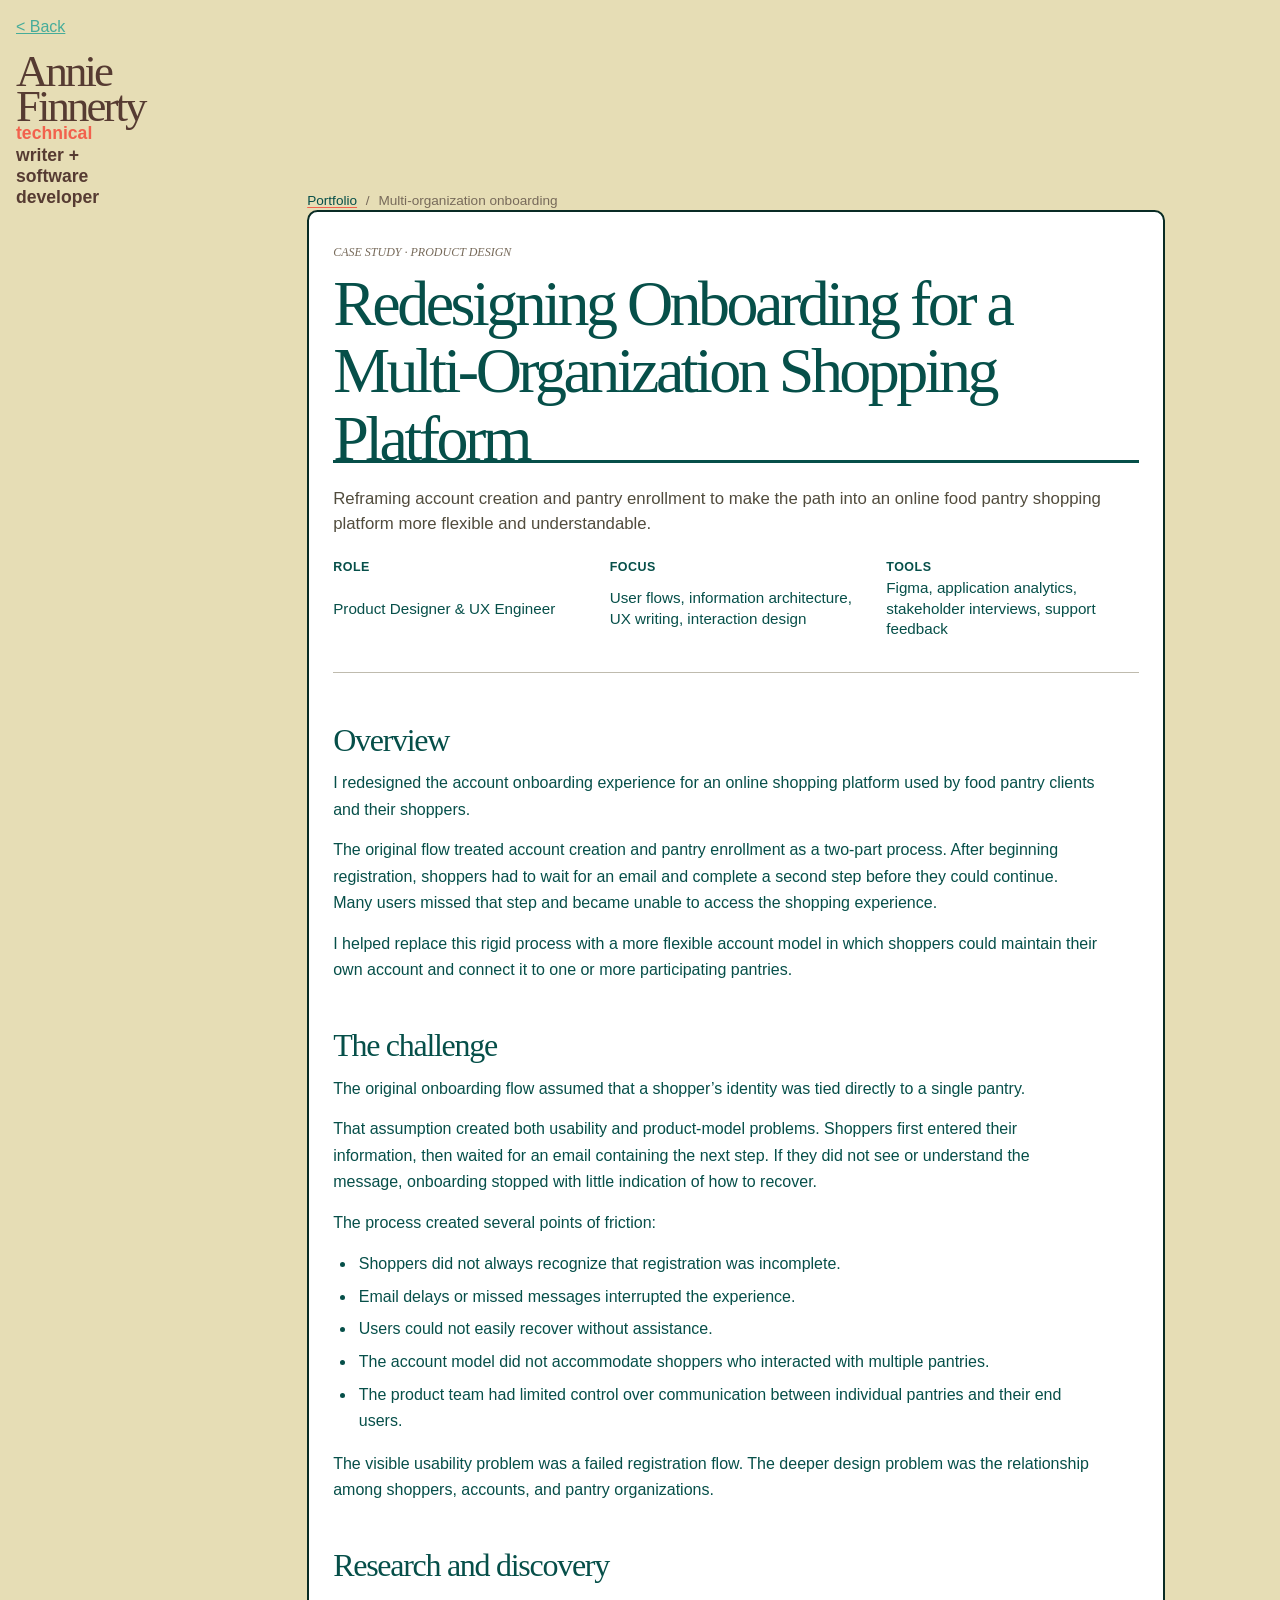
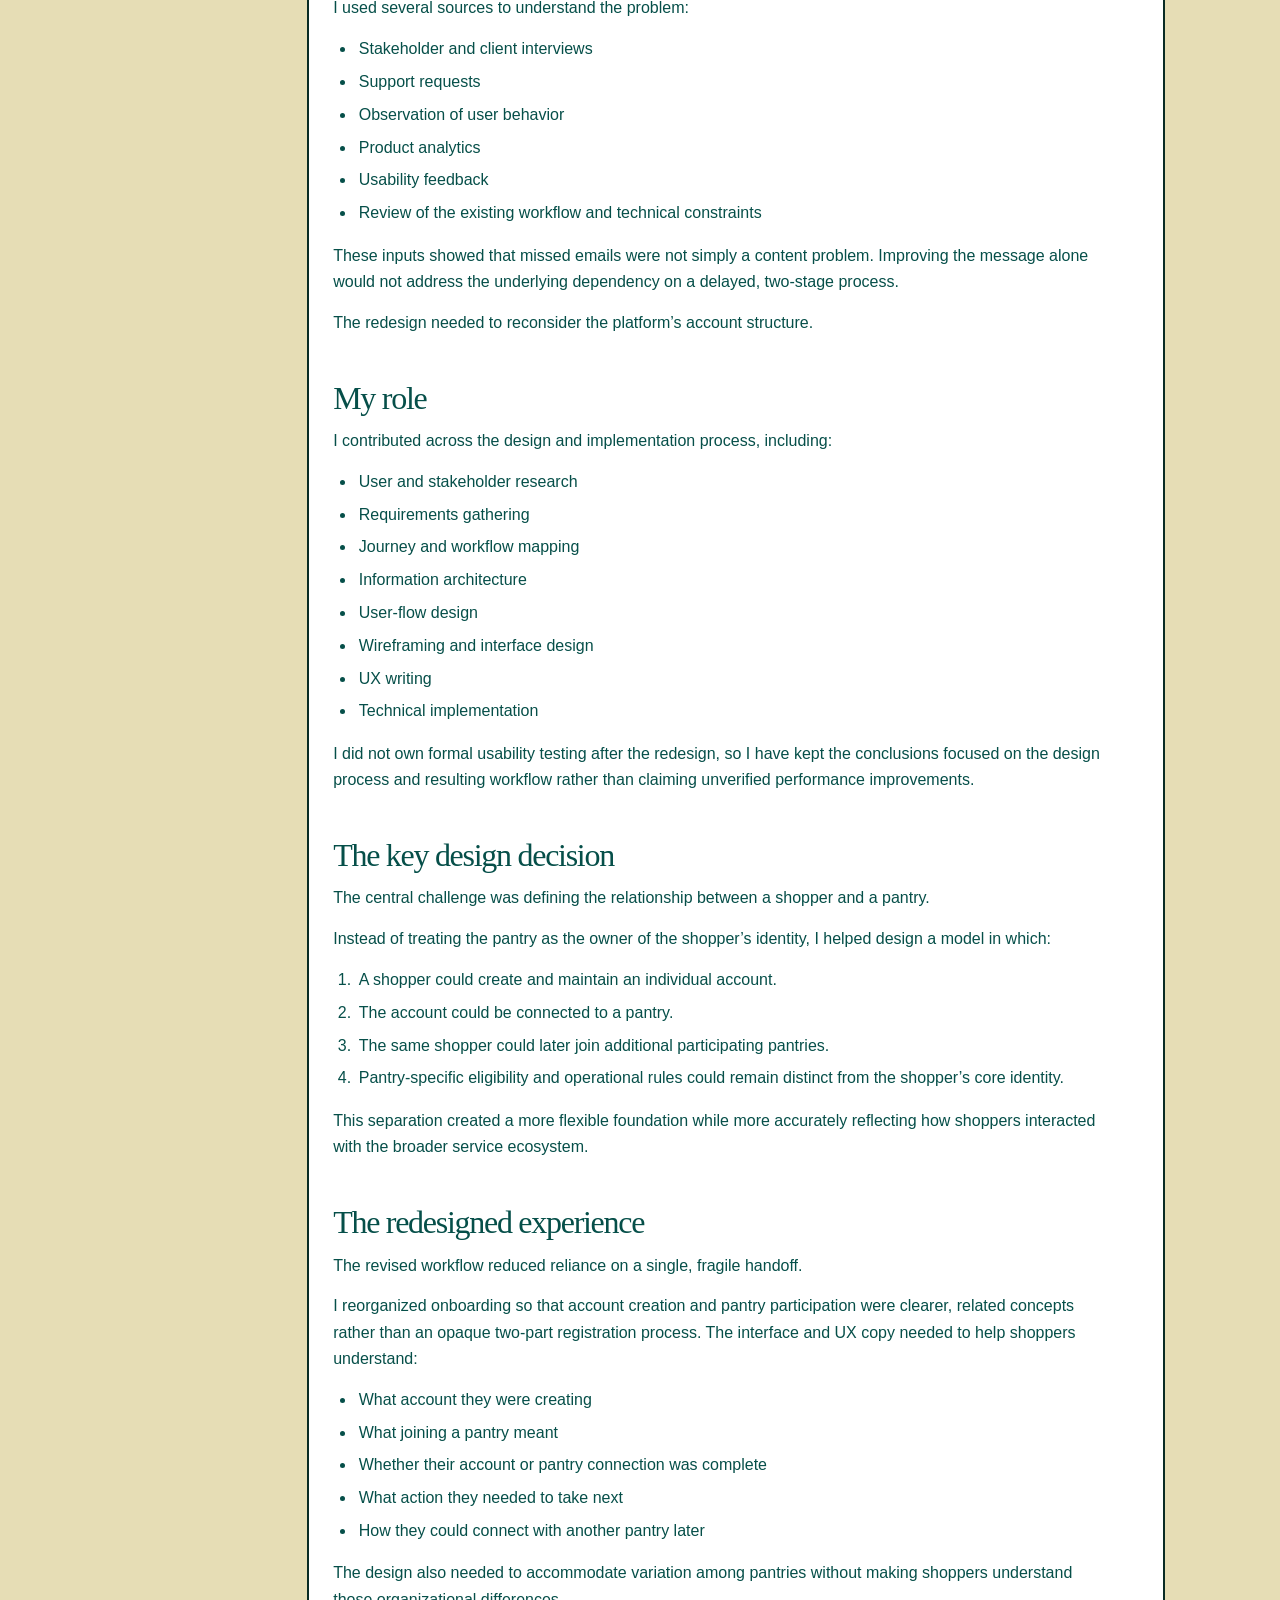
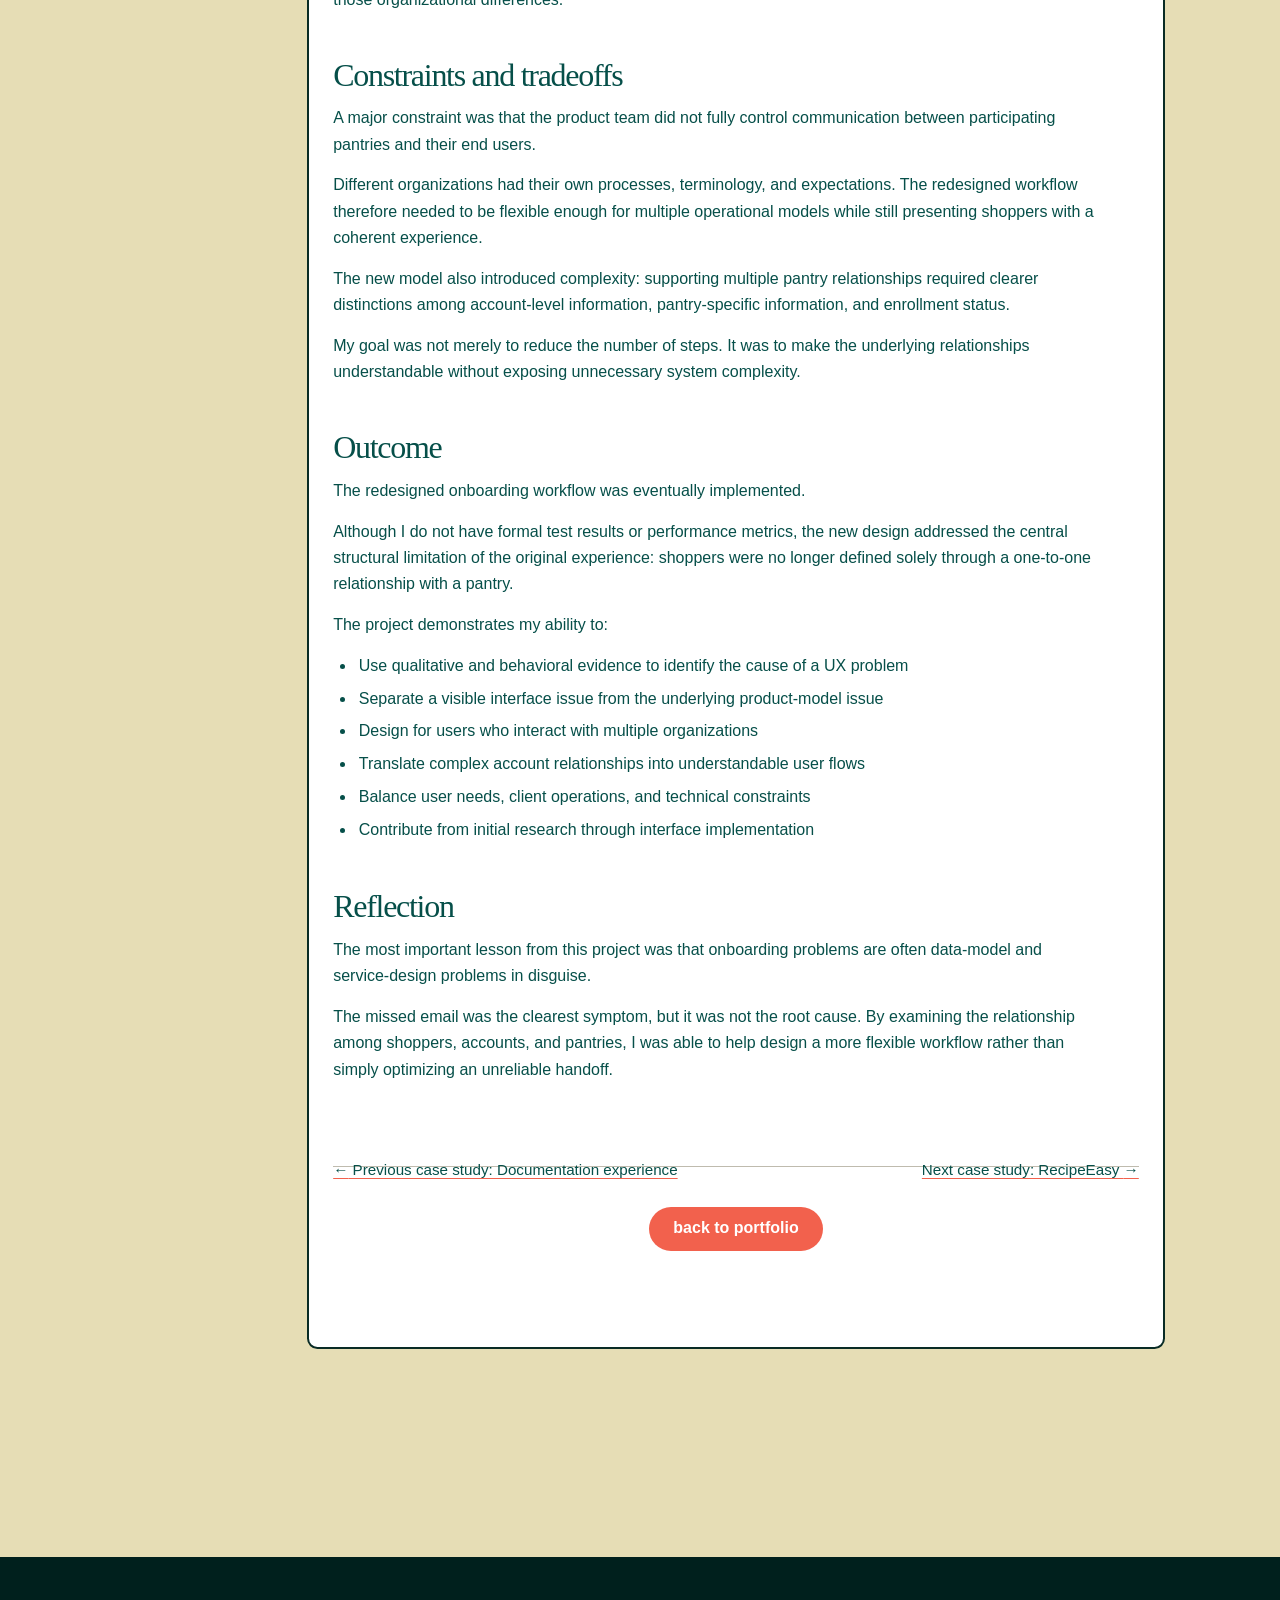
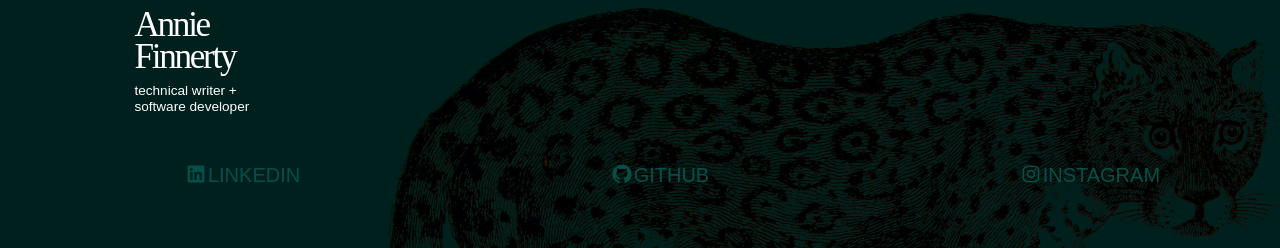
<file: portfolio/redesigning-onboarding-for-a-multi-organization-shopping-platform.html>
<!DOCTYPE html>
<html lang="en">
<head>
    <meta charset="UTF-8">
    <meta name="viewport" content="width=device-width, initial-scale=1.0">
    <meta name="theme-color" content="#008579">
    <meta name="description" content="How Annie Finnerty helped redesign onboarding for a multi-organization food pantry shopping platform.">
    <title>Redesigning Onboarding for a Multi-Organization Shopping Platform — Annie Finnerty</title>
    <link rel="stylesheet" href="../css/style.css">
    <link rel="stylesheet" href="../css/template.css">
    <link rel="stylesheet" href="../css/footer.css">
</head>
<body>
    <a class="skip-link" href="#main-content">Skip to main content</a>

    <header class="site-header" id="top">
        <a class="back-link" href="../portfolio/">< Back</a>
        <div class="brand-band">
            <a class="brand" href="../index.html#top" aria-label="Annie Finnerty, home">
                <span>Annie</span>
                <span>Finnerty</span>
            </a>
            <p class="tagline">technical writer +<br>software developer</p>
        </div>
    </header>

    
    <main id="main-content" class="case-study-main">
        <nav class="breadcrumbs" aria-label="Breadcrumb">
            <a href="index.html#projects">Portfolio</a>
            <span aria-hidden="true">/</span>
            <span aria-current="page">Multi-organization onboarding</span>
        </nav>
        <article class="case-study-page">
            <header class="case-study-header">
                <p class="eyebrow">Case study · Product design</p>
                <h1 class="script-heading section-heading">Redesigning Onboarding for a Multi-Organization Shopping Platform</h1>
                <p class="case-study-deck">Reframing account creation and pantry enrollment to make the path into an online food pantry shopping platform more flexible and understandable.</p>
                <dl class="case-study-meta">
                    <div><dt>Role</dt><dd>Product Designer &amp; UX Engineer</dd></div>
                    <div><dt>Focus</dt><dd>User flows, information architecture, UX writing, interaction design</dd></div>
                    <div><dt>Tools</dt><dd>Figma, application analytics, stakeholder interviews, support feedback</dd></div>
                </dl>
            </header>

            <div class="case-study-content">
                <section aria-labelledby="overview-title">
                    <h2 id="overview-title">Overview</h2>
                    <p>I redesigned the account onboarding experience for an online shopping platform used by food pantry clients and their shoppers.</p>
                    <p>The original flow treated account creation and pantry enrollment as a two-part process. After beginning registration, shoppers had to wait for an email and complete a second step before they could continue. Many users missed that step and became unable to access the shopping experience.</p>
                    <p>I helped replace this rigid process with a more flexible account model in which shoppers could maintain their own account and connect it to one or more participating pantries.</p>
                </section>

                <section aria-labelledby="challenge-title">
                    <h2 id="challenge-title">The challenge</h2>
                    <p>The original onboarding flow assumed that a shopper’s identity was tied directly to a single pantry.</p>
                    <p>That assumption created both usability and product-model problems. Shoppers first entered their information, then waited for an email containing the next step. If they did not see or understand the message, onboarding stopped with little indication of how to recover.</p>
                    <p>The process created several points of friction:</p>
                    <ul>
                        <li>Shoppers did not always recognize that registration was incomplete.</li>
                        <li>Email delays or missed messages interrupted the experience.</li>
                        <li>Users could not easily recover without assistance.</li>
                        <li>The account model did not accommodate shoppers who interacted with multiple pantries.</li>
                        <li>The product team had limited control over communication between individual pantries and their end users.</li>
                    </ul>
                    <p>The visible usability problem was a failed registration flow. The deeper design problem was the relationship among shoppers, accounts, and pantry organizations.</p>
                </section>

                <section aria-labelledby="research-title">
                    <h2 id="research-title">Research and discovery</h2>
                    <p>I used several sources to understand the problem:</p>
                    <ul>
                        <li>Stakeholder and client interviews</li>
                        <li>Support requests</li>
                        <li>Observation of user behavior</li>
                        <li>Product analytics</li>
                        <li>Usability feedback</li>
                        <li>Review of the existing workflow and technical constraints</li>
                    </ul>
                    <p>These inputs showed that missed emails were not simply a content problem. Improving the message alone would not address the underlying dependency on a delayed, two-stage process.</p>
                    <p>The redesign needed to reconsider the platform’s account structure.</p>
                </section>

                <section aria-labelledby="role-title">
                    <h2 id="role-title">My role</h2>
                    <p>I contributed across the design and implementation process, including:</p>
                    <ul>
                        <li>User and stakeholder research</li>
                        <li>Requirements gathering</li>
                        <li>Journey and workflow mapping</li>
                        <li>Information architecture</li>
                        <li>User-flow design</li>
                        <li>Wireframing and interface design</li>
                        <li>UX writing</li>
                        <li>Technical implementation</li>
                    </ul>
                    <p>I did not own formal usability testing after the redesign, so I have kept the conclusions focused on the design process and resulting workflow rather than claiming unverified performance improvements.</p>
                </section>

                <section aria-labelledby="decision-title">
                    <h2 id="decision-title">The key design decision</h2>
                    <p>The central challenge was defining the relationship between a shopper and a pantry.</p>
                    <p>Instead of treating the pantry as the owner of the shopper’s identity, I helped design a model in which:</p>
                    <ol>
                        <li>A shopper could create and maintain an individual account.</li>
                        <li>The account could be connected to a pantry.</li>
                        <li>The same shopper could later join additional participating pantries.</li>
                        <li>Pantry-specific eligibility and operational rules could remain distinct from the shopper’s core identity.</li>
                    </ol>
                    <p>This separation created a more flexible foundation while more accurately reflecting how shoppers interacted with the broader service ecosystem.</p>
                </section>

                <section aria-labelledby="experience-title">
                    <h2 id="experience-title">The redesigned experience</h2>
                    <p>The revised workflow reduced reliance on a single, fragile handoff.</p>
                    <p>I reorganized onboarding so that account creation and pantry participation were clearer, related concepts rather than an opaque two-part registration process. The interface and UX copy needed to help shoppers understand:</p>
                    <ul>
                        <li>What account they were creating</li>
                        <li>What joining a pantry meant</li>
                        <li>Whether their account or pantry connection was complete</li>
                        <li>What action they needed to take next</li>
                        <li>How they could connect with another pantry later</li>
                    </ul>
                    <p>The design also needed to accommodate variation among pantries without making shoppers understand those organizational differences.</p>
                </section>

                <section aria-labelledby="constraints-title">
                    <h2 id="constraints-title">Constraints and tradeoffs</h2>
                    <p>A major constraint was that the product team did not fully control communication between participating pantries and their end users.</p>
                    <p>Different organizations had their own processes, terminology, and expectations. The redesigned workflow therefore needed to be flexible enough for multiple operational models while still presenting shoppers with a coherent experience.</p>
                    <p>The new model also introduced complexity: supporting multiple pantry relationships required clearer distinctions among account-level information, pantry-specific information, and enrollment status.</p>
                    <p>My goal was not merely to reduce the number of steps. It was to make the underlying relationships understandable without exposing unnecessary system complexity.</p>
                </section>

                <section aria-labelledby="outcome-title">
                    <h2 id="outcome-title">Outcome</h2>
                    <p>The redesigned onboarding workflow was eventually implemented.</p>
                    <p>Although I do not have formal test results or performance metrics, the new design addressed the central structural limitation of the original experience: shoppers were no longer defined solely through a one-to-one relationship with a pantry.</p>
                    <p>The project demonstrates my ability to:</p>
                    <ul>
                        <li>Use qualitative and behavioral evidence to identify the cause of a UX problem</li>
                        <li>Separate a visible interface issue from the underlying product-model issue</li>
                        <li>Design for users who interact with multiple organizations</li>
                        <li>Translate complex account relationships into understandable user flows</li>
                        <li>Balance user needs, client operations, and technical constraints</li>
                        <li>Contribute from initial research through interface implementation</li>
                    </ul>
                </section>

                <section aria-labelledby="reflection-title">
                    <h2 id="reflection-title">Reflection</h2>
                    <p>The most important lesson from this project was that onboarding problems are often data-model and service-design problems in disguise.</p>
                    <p>The missed email was the clearest symptom, but it was not the root cause. By examining the relationship among shoppers, accounts, and pantries, I was able to help design a more flexible workflow rather than simply optimizing an unreliable handoff.</p>
                </section>
            </div>

            <nav class="case-study-pagination" aria-label="Other case studies">
                <a class="text-link" href="building-a-documentation-experience-from-scratch.html"><span aria-hidden="true">←</span> Previous case study: Documentation experience</a>
                <a class="text-link" href="designing-a-collaborative-ai-recipe-experience.html">Next case study: RecipeEasy <span aria-hidden="true">→</span></a>
                
            </nav>
            <a class="button back-to-portfolio-button" href="index.html#projects">back to portfolio</a>
        </article>
    </main>

    <footer class="site-footer">
        <div class="footer-inner">
            <a class="footer-brand header-font" href="#top" aria-label="Annie Finnerty, back to top"><span>Annie</span><span>Finnerty</span></a>
            <p class="footer-tagline">technical writer +<br>software developer</p>
        </div>
        <nav class="footer-nav" aria-label="Footer navigation">
            <a href="#about">about me</a>
            <a href="#services">what I do</a>
            <a href="#work">my work</a>
            <a href="#contact">let’s connect</a>
            <a href="resume.html">resume</a>
        </nav>
            <ul aria-label="Links to social media profiles" class="social-links">
            <li >
                <a class="social-link" href=""><svg xmlns="http://www.w3.org/2000/svg" viewBox="0 0 640 640"><!--!Font Awesome Free v7.3.1 by @fontawesome - https://fontawesome.com License - https://fontawesome.com/license/free Copyright 2026 Fonticons, Inc.--><path d="M512 96L127.9 96C110.3 96 96 110.5 96 128.3L96 511.7C96 529.5 110.3 544 127.9 544L512 544C529.6 544 544 529.5 544 511.7L544 128.3C544 110.5 529.6 96 512 96zM231.4 480L165 480L165 266.2L231.5 266.2L231.5 480L231.4 480zM198.2 160C219.5 160 236.7 177.2 236.7 198.5C236.7 219.8 219.5 237 198.2 237C176.9 237 159.7 219.8 159.7 198.5C159.7 177.2 176.9 160 198.2 160zM480.3 480L413.9 480L413.9 376C413.9 351.2 413.4 319.3 379.4 319.3C344.8 319.3 339.5 346.3 339.5 374.2L339.5 480L273.1 480L273.1 266.2L336.8 266.2L336.8 295.4L337.7 295.4C346.6 278.6 368.3 260.9 400.6 260.9C467.8 260.9 480.3 305.2 480.3 362.8L480.3 480z"/></svg>LinkedIn</a>
            </li>
            <li >
                <a class="social-link" href=""><svg xmlns="http://www.w3.org/2000/svg" viewBox="0 0 640 640"><!--!Font Awesome Free v7.3.1 by @fontawesome - https://fontawesome.com License - https://fontawesome.com/license/free Copyright 2026 Fonticons, Inc.--><path d="M280.5 426.5C214.5 418.5 168 371 168 309.5C168 284.5 177 257.5 192 239.5C185.5 223 186.5 188 194 173.5C214 171 241 181.5 257 196C276 190 296 187 320.5 187C345 187 365 190 383 195.5C398.5 181.5 426 171 446 173.5C453 187 454 222 447.5 239C463.5 258 472 283.5 472 309.5C472 371 425.5 417.5 358.5 426C375.5 437 387 461 387 488.5L387 540.5C387 555.5 399.5 564 414.5 558C505 523.5 576 433 576 321C576 179.5 461 64 319.5 64C178 64 64 179.5 64 321C64 432 134.5 524 229.5 558.5C243 563.5 256 554.5 256 541L256 501C249 504 240 506 232 506C199 506 179.5 488 165.5 454.5C160 441 154 433 142.5 431.5C136.5 431 134.5 428.5 134.5 425.5C134.5 419.5 144.5 415 154.5 415C169 415 181.5 424 194.5 442.5C204.5 457 215 463.5 227.5 463.5C240 463.5 248 459 259.5 447.5C268 439 274.5 431.5 280.5 426.5z"/></svg>Github</a>
            </li>
            <li >
                <a class="social-link" href=""><svg xmlns="http://www.w3.org/2000/svg" viewBox="0 0 640 640"><!--!Font Awesome Free v7.3.1 by @fontawesome - https://fontawesome.com License - https://fontawesome.com/license/free Copyright 2026 Fonticons, Inc.--><path d="M320.3 205C256.8 204.8 205.2 256.2 205 319.7C204.8 383.2 256.2 434.8 319.7 435C383.2 435.2 434.8 383.8 435 320.3C435.2 256.8 383.8 205.2 320.3 205zM319.7 245.4C360.9 245.2 394.4 278.5 394.6 319.7C394.8 360.9 361.5 394.4 320.3 394.6C279.1 394.8 245.6 361.5 245.4 320.3C245.2 279.1 278.5 245.6 319.7 245.4zM413.1 200.3C413.1 185.5 425.1 173.5 439.9 173.5C454.7 173.5 466.7 185.5 466.7 200.3C466.7 215.1 454.7 227.1 439.9 227.1C425.1 227.1 413.1 215.1 413.1 200.3zM542.8 227.5C541.1 191.6 532.9 159.8 506.6 133.6C480.4 107.4 448.6 99.2 412.7 97.4C375.7 95.3 264.8 95.3 227.8 97.4C192 99.1 160.2 107.3 133.9 133.5C107.6 159.7 99.5 191.5 97.7 227.4C95.6 264.4 95.6 375.3 97.7 412.3C99.4 448.2 107.6 480 133.9 506.2C160.2 532.4 191.9 540.6 227.8 542.4C264.8 544.5 375.7 544.5 412.7 542.4C448.6 540.7 480.4 532.5 506.6 506.2C532.8 480 541 448.2 542.8 412.3C544.9 375.3 544.9 264.5 542.8 227.5zM495 452C487.2 471.6 472.1 486.7 452.4 494.6C422.9 506.3 352.9 503.6 320.3 503.6C287.7 503.6 217.6 506.2 188.2 494.6C168.6 486.8 153.5 471.7 145.6 452C133.9 422.5 136.6 352.5 136.6 319.9C136.6 287.3 134 217.2 145.6 187.8C153.4 168.2 168.5 153.1 188.2 145.2C217.7 133.5 287.7 136.2 320.3 136.2C352.9 136.2 423 133.6 452.4 145.2C472 153 487.1 168.1 495 187.8C506.7 217.3 504 287.3 504 319.9C504 352.5 506.7 422.6 495 452z"/></svg>Instagram</a>
            </li>
        </ul>
    </footer>
</body>
</html>
</file>
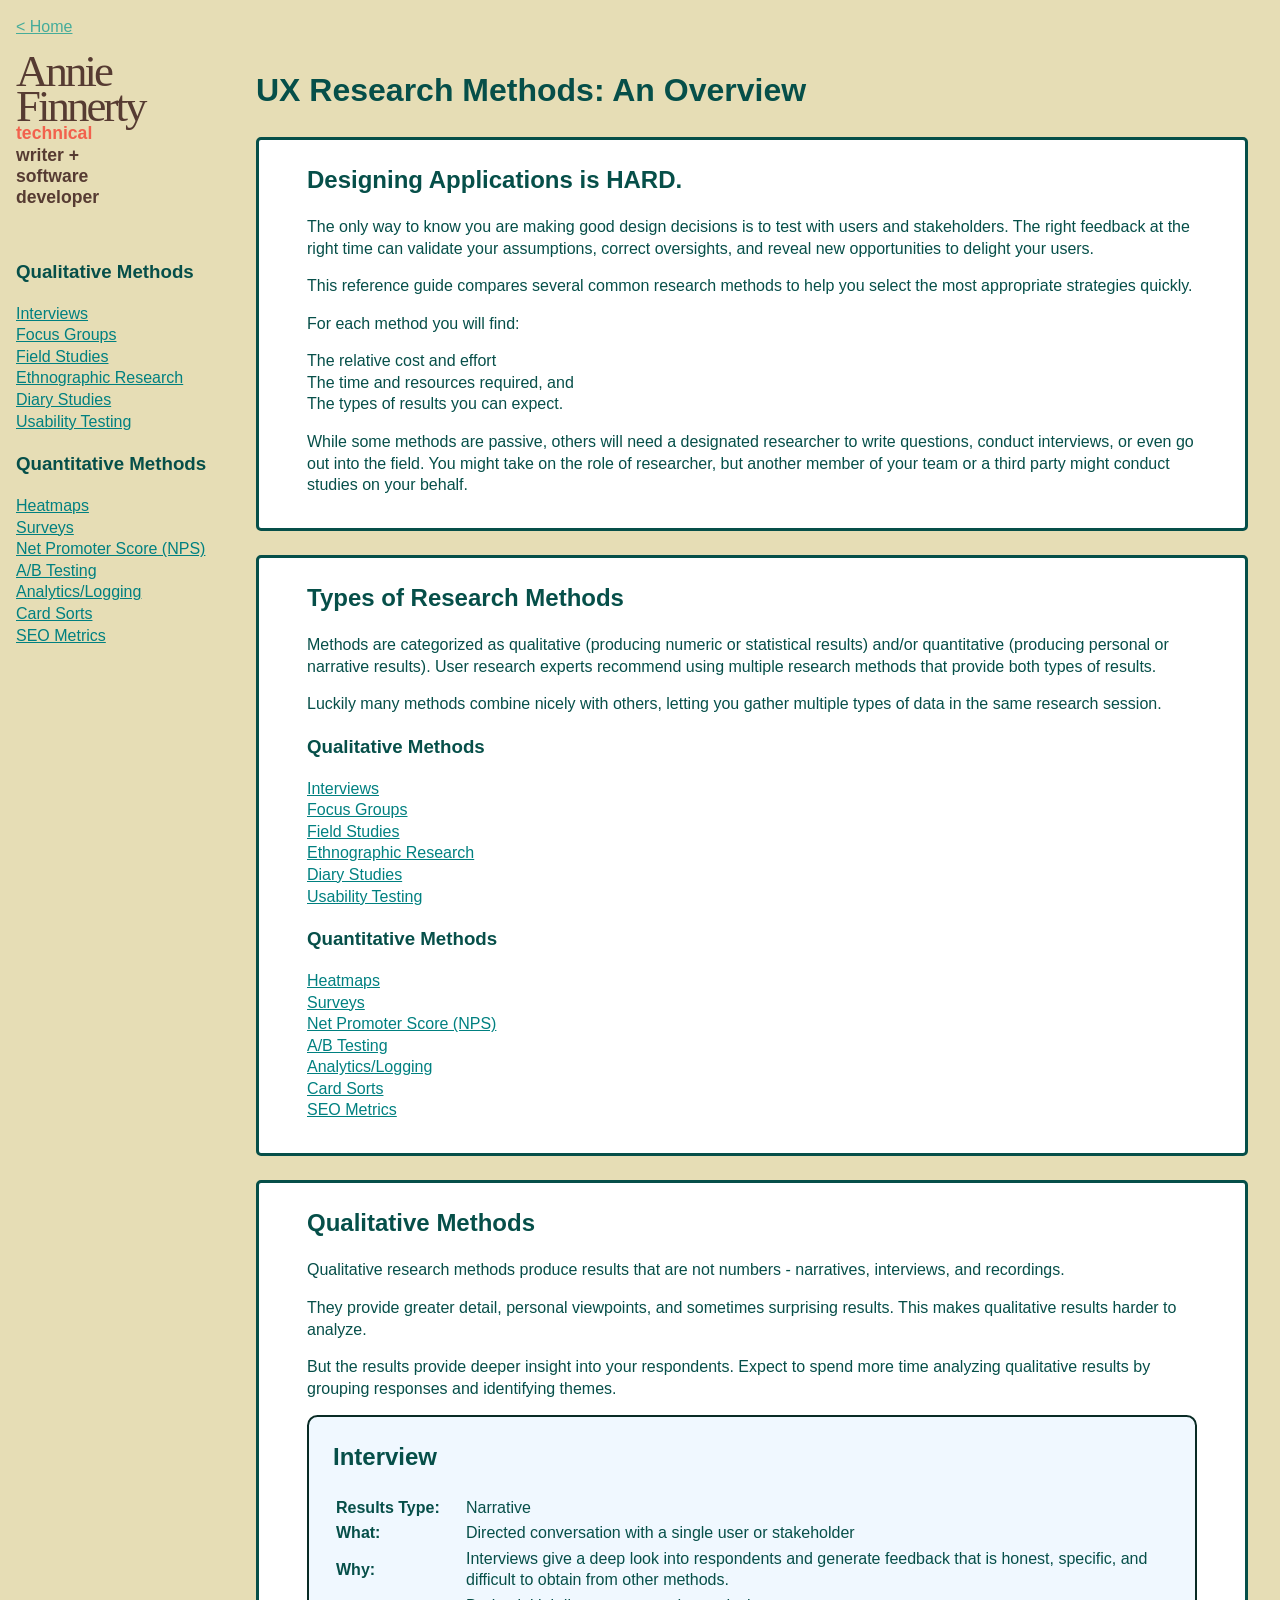
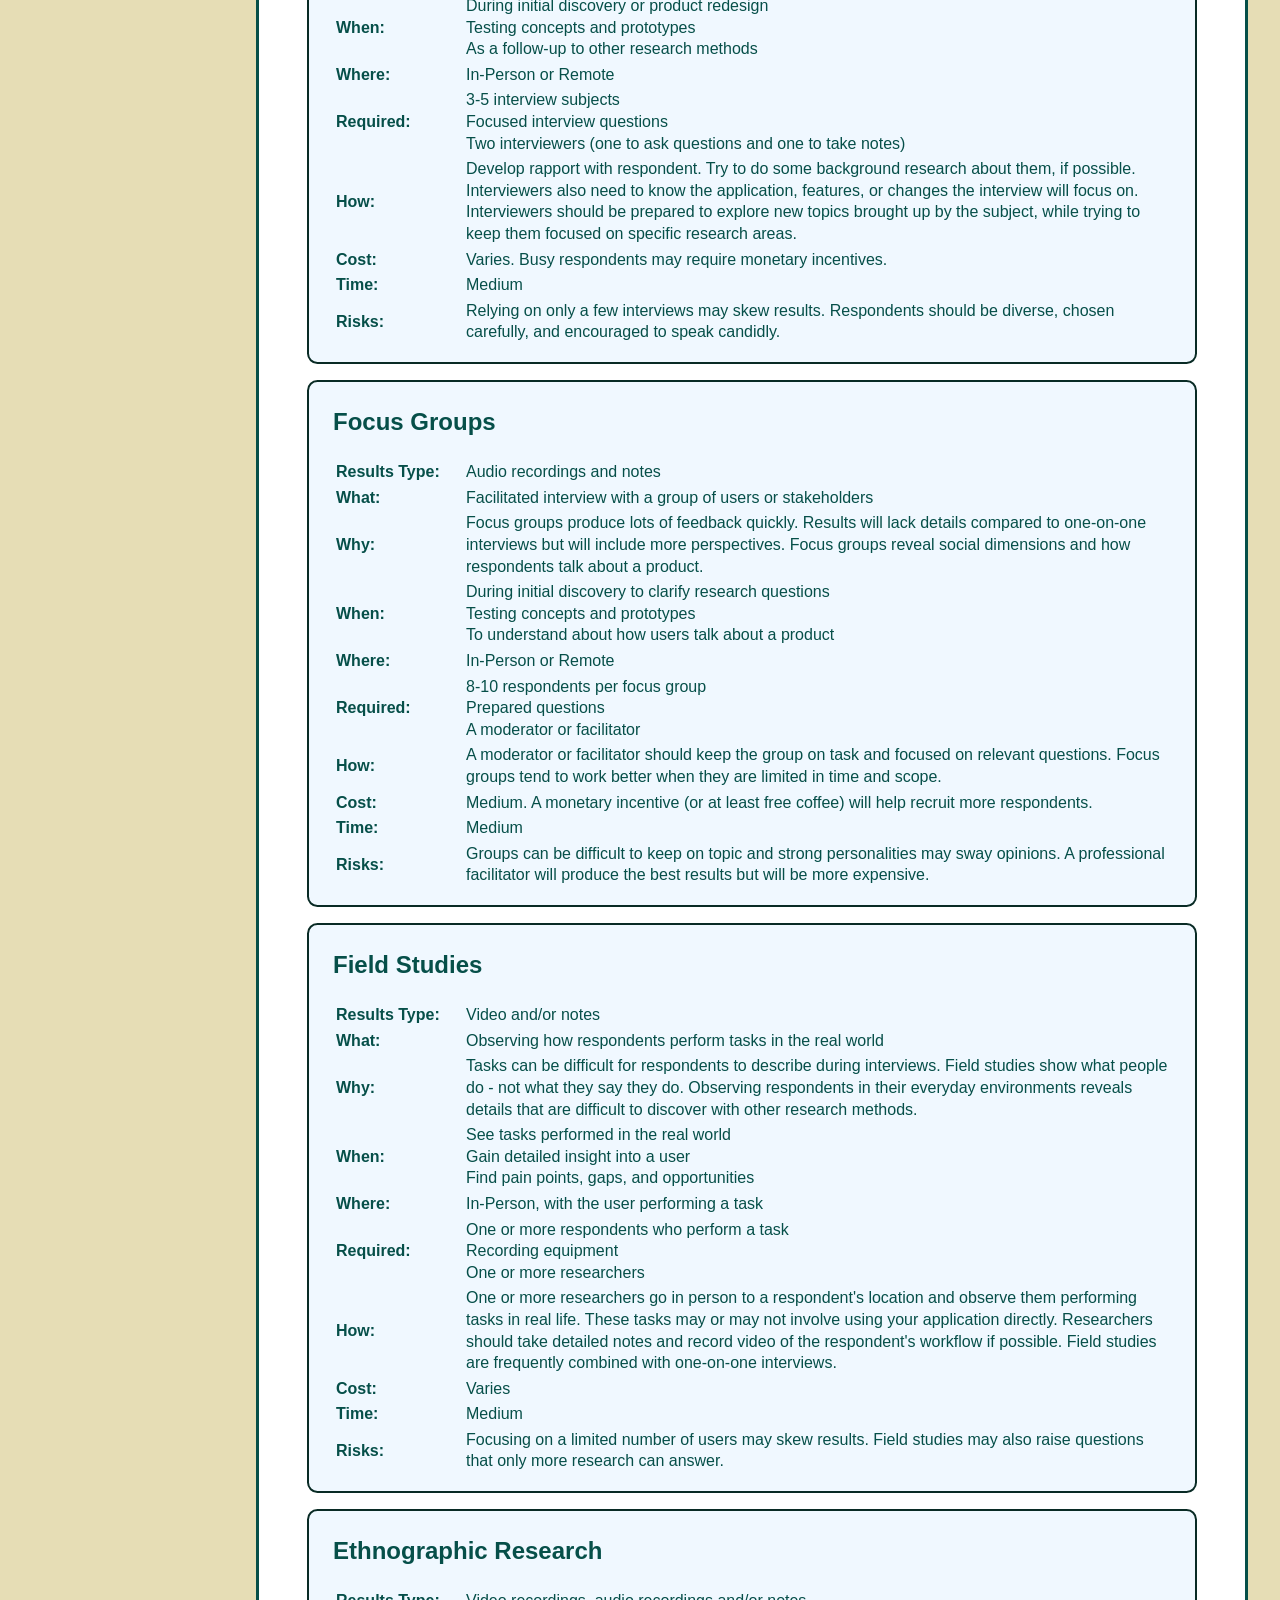
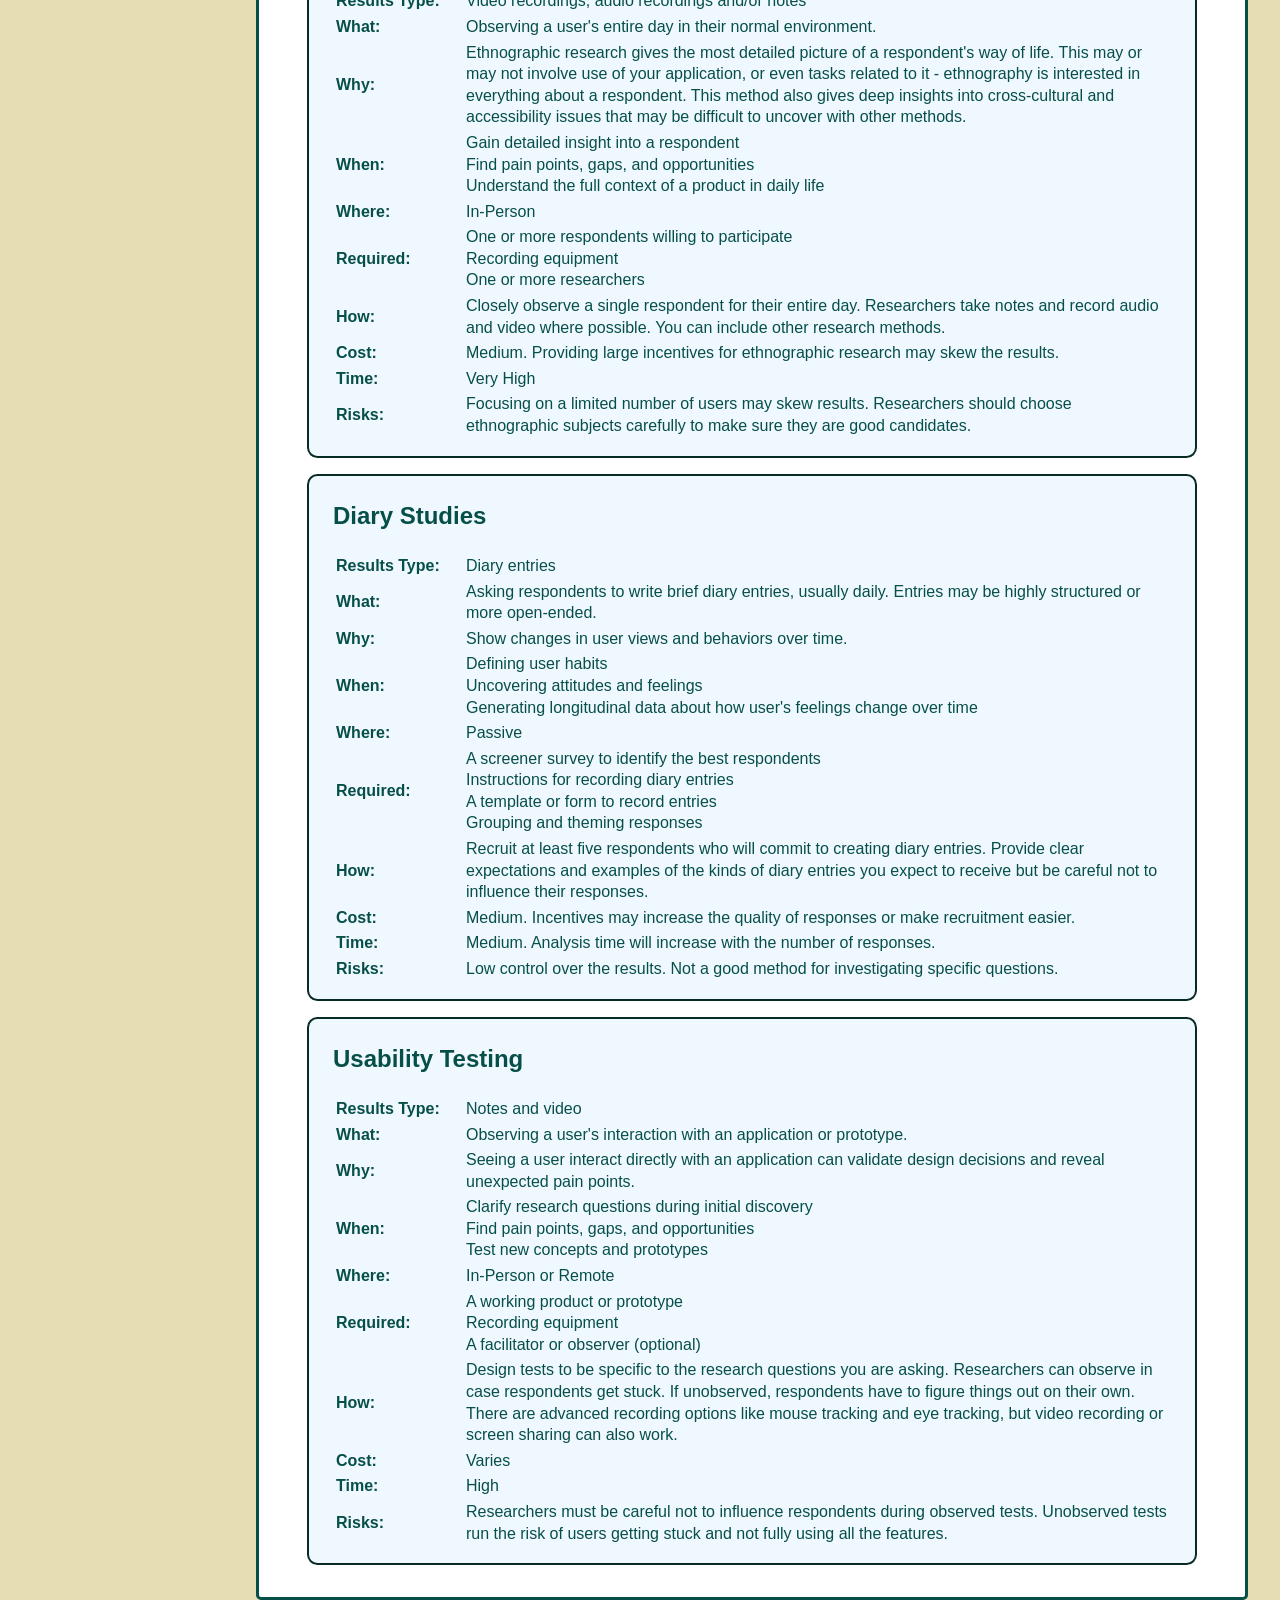
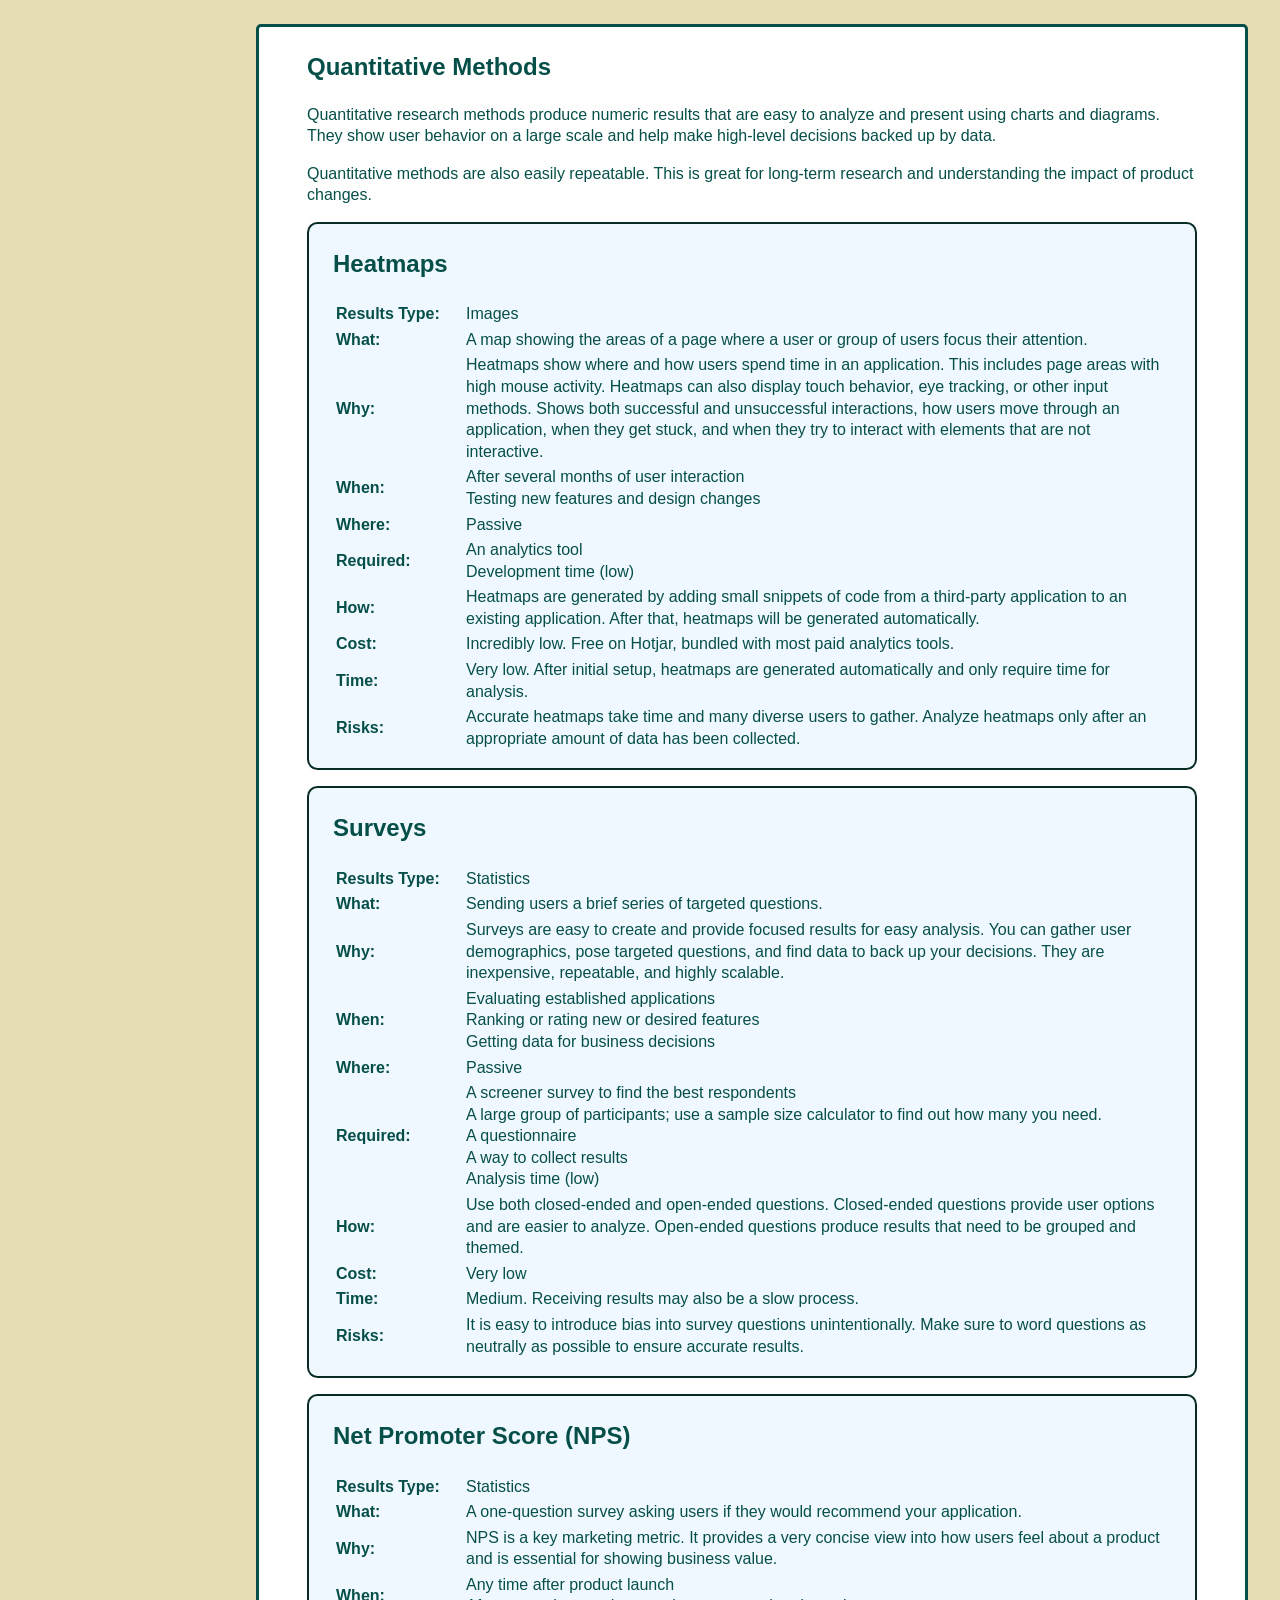
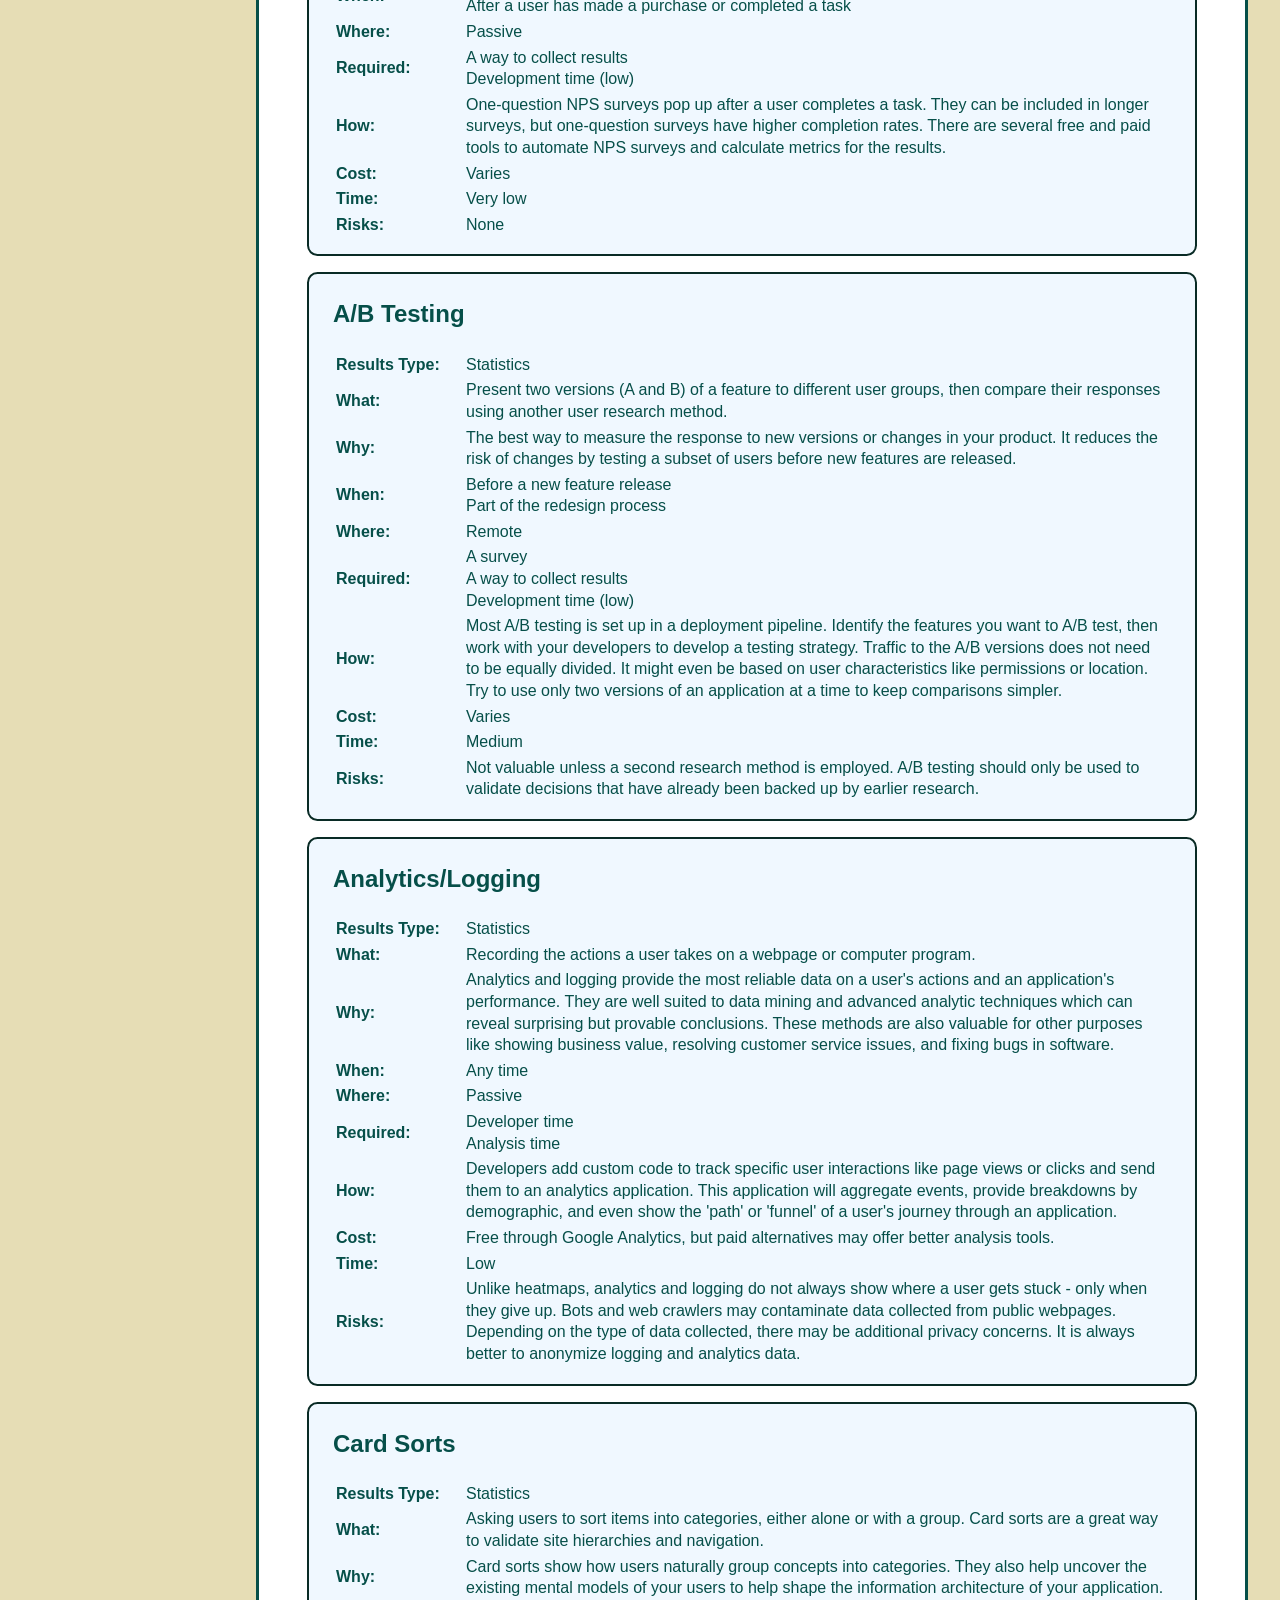
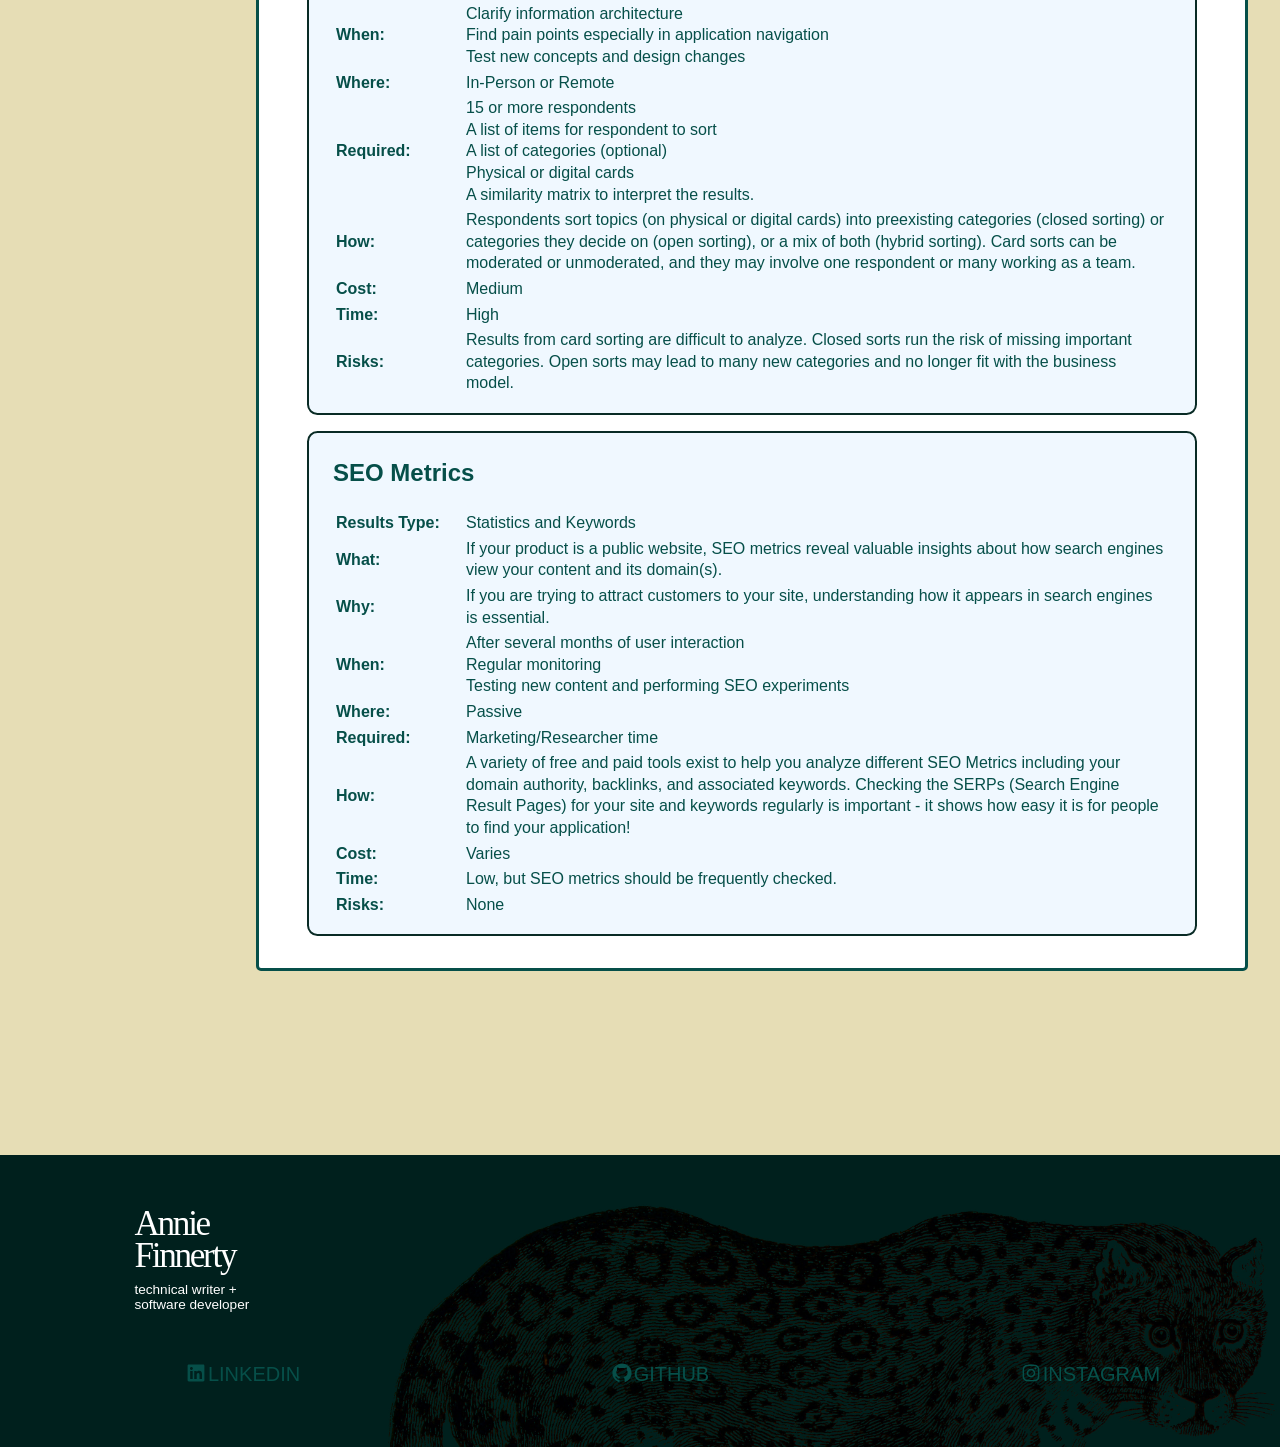
<file: portfolio/ux-research-methods-overview.html>
<!DOCTYPE html>
<html lang="en">
<head>
    <meta charset="UTF-8">
    <meta name="viewport" content="width=device-width, initial-scale=1.0">
    <meta name="theme-color" content="#008579">
    <meta name="description" content="How Annie Finnerty created the foundation for a user-centered documentation experience for a SaaS platform supporting food pantry operations.">
    <title>Building a Documentation Experience from Scratch — Annie Finnerty</title>
    <link rel="stylesheet" href="../css/style.css">
    <link rel="stylesheet" href="../css/template.css">
    <link rel="stylesheet" href="../css/ux-research-methods.css">
    <link rel="stylesheet" href="../css/footer.css">
</head>
<body>
    <a class="skip-link" href="#main-content">Skip to main content</a>
    <header class="site-header" id="top">
        <a class="back-link" href="../portfolio/">< Home</a>
        <div class="brand-band">
            <a class="brand" href="../index.html#top" aria-label="Annie Finnerty, home">
                <span>Annie</span>
                <span>Finnerty</span>
            </a>
            <p class="tagline">technical writer +<br>software developer</p>
        </div>
    </header>
    <sidebar class="sidebar" aria-label="Sidebar navigation">
        <nav class="sidebar-nav">
            <h3>Qualitative Methods</h3>
                <ul>
                    <li><a href="#interviews">Interviews</a></li>
                    <li><a href="#focus-groups">Focus Groups</a></li>
                    <li><a href="#field-studies">Field Studies</a></li>
                    <li><a href="#ethnographic-research">Ethnographic Research</a></li>
                    <li><a href="#diary-studies">Diary Studies</a></li>
                    <li><a href="#usability-testing">Usability Testing</a></li>
                </ul>
            <h3>Quantitative Methods</h3>
                <ul>
                    <li><a href="#heatmaps">Heatmaps</a></li>
                    <li><a href="#surveys">Surveys</a></li>
                    <li><a href="#nps">Net Promoter Score (NPS)</a></li>
                    <li><a href="#ab-testing">A/B Testing</a></li>
                    <li><a href="#analytics-logging">Analytics/Logging</a></li>
                    <li><a href="#card-sorts">Card Sorts</a></li>
                    <li><a href="#seo-metrics">SEO Metrics</a></li>
                </ul>
        </nav>
    </sidebar>
    <main>
        <h1>UX Research Methods: An Overview</h1>
        <section id="overview">
            <h2>Designing Applications is HARD.</h2>
            <p>The only way to know you are making good design decisions is to test with users and stakeholders. The right feedback at the right time can validate your assumptions, correct oversights, and reveal new opportunities to delight your users.</p>
            <p>This reference guide compares several common research methods to help you select the most appropriate strategies quickly.</p>
            <p>For each method you will find:</p>
            <ul>
                <li>The relative cost and effort</li>
                <li>The time and resources required, and</li>
                <li>The types of results you can expect.</li>
            </ul>
            <p>While some methods are passive, others will need a designated researcher to write questions, conduct interviews, or even go out into the field. You might take on the role of researcher, but another member of your team or a third party might conduct studies on your behalf.</p>
        </section>
        <section id="types-of-methods">
            <h2>Types of Research Methods</h2>
            <p>Methods are categorized as qualitative (producing numeric or statistical results) and/or quantitative (producing personal or narrative results). User research experts recommend using multiple research methods that provide both types of results.</p>
            <p>Luckily many methods combine nicely with others, letting you gather multiple types of data in the same research session.</p>
            <div>
                <div>
                    <h3>Qualitative Methods</h3>
                    <ul>
                        <li><a href="#interviews">Interviews</a></li>
                        <li><a href="#focus-groups">Focus Groups</a></li>
                        <li><a href="#field-studies">Field Studies</a></li>
                        <li><a href="#ethnographic-research">Ethnographic Research</a></li>
                        <li><a href="#diary-studies">Diary Studies</a></li>
                        <li><a href="#usability-testing">Usability Testing</a></li>
                    </ul>
                </div>
                <div>
                    <h3>Quantitative Methods</h3>
                    <ul>
                        <li><a href="#heatmaps">Heatmaps</a></li>
                        <li><a href="#surveys">Surveys</a></li>
                        <li><a href="#nps">Net Promoter Score (NPS)</a></li>
                        <li><a href="#ab-testing">A/B Testing</a></li>
                        <li><a href="#analytics-logging">Analytics/Logging</a></li>
                        <li><a href="#card-sorts">Card Sorts</a></li>
                        <li><a href="#seo-metrics">SEO Metrics</a></li>
                    </ul>
                </div>
            </div>
        </section>
        <section id="qualitative-methods">
            <h2>Qualitative Methods</h2>
            <p>Qualitative research methods produce results that are not numbers - narratives, interviews, and recordings.</p>
            <p>They provide greater detail, personal viewpoints, and sometimes surprising results. This makes qualitative results harder to analyze.</p>
            <p>But the results provide deeper insight into your respondents. Expect to spend more time analyzing qualitative results by grouping responses and identifying themes.</p>
            <article id="interviews">
                <h2>Interview</h2>
                <table>
                    <tbody>
                        <tr>
                            <th>Results Type:</th>
                            <td>Narrative</td>
                        </tr>
                        <tr>
                            <th>What:</th>
                            <td>Directed conversation with a single user or stakeholder</td>
                        </tr>
                        <tr>
                            <th>Why:</th>
                            <td>Interviews give a deep look into respondents and generate feedback that is honest, specific, and difficult to obtain from other methods.</td>
                        </tr>
                        <tr>
                            <th>When:</th>
                            <td>
                                During initial discovery or product redesign<br>
                                Testing concepts and prototypes<br>
                                As a follow-up to other research methods
                            </td>
                        </tr>
                        <tr>
                            <th>Where:</th>
                            <td>In-Person or Remote</td>
                        </tr>
                        <tr>
                            <th>Required:</th>
                            <td>
                                3-5 interview subjects<br>
                                Focused interview questions<br>
                                Two interviewers (one to ask questions and one to take notes)
                            </td>
                        </tr>
                        <tr>
                            <th>How:</th>
                            <td>Develop rapport with respondent. Try to do some background research about them, if possible. Interviewers also need to know the application, features, or changes the interview will focus on. Interviewers should be prepared to explore new topics brought up by the subject, while trying to keep them focused on specific research areas.</td>
                        </tr>
                        <tr>
                            <th>Cost:</th>
                            <td>Varies. Busy respondents may require monetary incentives.</td>
                        </tr>
                        <tr>
                            <th>Time:</th>
                            <td>Medium</td>
                        </tr>
                        <tr>
                            <th>Risks:</th>
                            <td>Relying on only a few interviews may skew results. Respondents should be diverse, chosen carefully, and encouraged to speak candidly.</td>
                        </tr>
                    </tbody>
                </table>
            </article>
            <article id="focus-groups">
                <h2>Focus Groups</h2>
                <table>
                    <tbody>
                        <tr>
                            <th>Results Type:</th>
                            <td>Audio recordings and notes</td>
                        </tr>
                        <tr>
                            <th>What:</th>
                            <td>Facilitated interview with a group of users or stakeholders</td>
                        </tr>
                        <tr>
                            <th>Why:</th>
                            <td>Focus groups produce lots of feedback quickly. Results will lack details compared to one-on-one interviews but will include more perspectives. Focus groups reveal social dimensions and how respondents talk about a product.</td>
                        </tr>
                        <tr>
                            <th>When:</th>
                            <td>
                                During initial discovery to clarify research questions<br>
                                Testing concepts and prototypes<br>
                                To understand about how users talk about a product
                            </td>
                        </tr>
                        <tr>
                            <th>Where:</th>
                            <td>In-Person or Remote</td>
                        </tr>
                        <tr>
                            <th>Required:</th>
                            <td>
                                8-10 respondents per focus group<br>
                                Prepared questions<br>
                                A moderator or facilitator
                            </td>
                        </tr>
                        <tr>
                            <th>How:</th>
                            <td>A moderator or facilitator should keep the group on task and focused on relevant questions. Focus groups tend to work better when they are limited in time and scope.</td>
                        </tr>
                        <tr>
                            <th>Cost:</th>
                            <td>Medium. A monetary incentive (or at least free coffee) will help recruit more respondents.</td>
                        </tr>
                        <tr>
                            <th>Time:</th>
                            <td>Medium</td>
                        </tr>
                        <tr>
                            <th>Risks:</th>
                            <td>Groups can be difficult to keep on topic and strong personalities may sway opinions. A professional facilitator will produce the best results but will be more expensive.</td>
                        </tr>
                    </tbody>
                </table>
            </article>
            <article id="field-studies">
                <h2>Field Studies</h2>
                <table>
                    <tbody>
                        <tr>
                            <th>Results Type:</th>
                            <td>Video and/or notes</td>
                        </tr>
                        <tr>
                            <th>What:</th>
                            <td>Observing how respondents perform tasks in the real world</td>
                        </tr>
                        <tr>
                            <th>Why:</th>
                            <td>Tasks can be difficult for respondents to describe during interviews. Field studies show what people do - not what they say they do. Observing respondents in their everyday environments reveals details that are difficult to discover with other research methods.</td>
                        </tr>
                        <tr>
                            <th>When:</th>
                            <td>
                                See tasks performed in the real world<br>
                                Gain detailed insight into a user<br>
                                Find pain points, gaps, and opportunities
                            </td>
                        </tr>
                        <tr>
                            <th>Where:</th>
                            <td>In-Person, with the user performing a task</td>
                        </tr>
                        <tr>
                            <th>Required:</th>
                            <td>
                                One or more respondents who perform a task<br>
                                Recording equipment<br>
                                One or more researchers
                            </td>
                        </tr>
                        <tr>
                            <th>How:</th>
                            <td>One or more researchers go in person to a respondent's location and observe them performing tasks in real life. These tasks may or may not involve using your application directly. Researchers should take detailed notes and record video of the respondent's workflow if possible. Field studies are frequently combined with one-on-one interviews.</td>
                        </tr>
                        <tr>
                            <th>Cost:</th>
                            <td>Varies</td>
                        </tr>
                        <tr>
                            <th>Time:</th>
                            <td>Medium</td>
                        </tr>
                        <tr>
                            <th>Risks:</th>
                            <td>Focusing on a limited number of users may skew results. Field studies may also raise questions that only more research can answer.</td>
                        </tr>
                    </tbody>
                </table>
            </article>
            <article id="ethnographic-research">
                <h2>Ethnographic Research</h2>
                <table>
                    <tbody>
                        <tr>
                            <th>Results Type:</th>
                            <td>Video recordings, audio recordings and/or notes</td>
                        </tr>
                        <tr>
                            <th>What:</th>
                            <td>Observing a user's entire day in their normal environment.</td>
                        </tr>
                        <tr>
                            <th>Why:</th>
                            <td>Ethnographic research gives the most detailed picture of a respondent's way of life. This may or may not involve use of your application, or even tasks related to it - ethnography is interested in everything about a respondent. This method also gives deep insights into cross-cultural and accessibility issues that may be difficult to uncover with other methods.</td>
                        </tr>
                        <tr>
                            <th>When:</th>
                            <td>
                                Gain detailed insight into a respondent<br>
                                Find pain points, gaps, and opportunities<br>
                                Understand the full context of a product in daily life
                            </td>
                        </tr>
                        <tr>
                            <th>Where:</th>
                            <td>In-Person</td>
                        </tr>
                        <tr>
                            <th>Required:</th>
                            <td>
                                One or more respondents willing to participate<br>
                                Recording equipment<br>
                                One or more researchers
                            </td>
                        </tr>
                        <tr>
                            <th>How:</th>
                            <td>Closely observe a single respondent for their entire day. Researchers take notes and record audio and video where possible. You can include other research methods.</td>
                        </tr>
                        <tr>
                            <th>Cost:</th>
                            <td>Medium. Providing large incentives for ethnographic research may skew the results.</td>
                        </tr>
                        <tr>
                            <th>Time:</th>
                            <td>Very High</td>
                        </tr>
                        <tr>
                            <th>Risks:</th>
                            <td>Focusing on a limited number of users may skew results. Researchers should choose ethnographic subjects carefully to make sure they are good candidates.</td>
                        </tr>
                    </tbody>
                </table>
            </article>
            <article id="diary-studies">
                <h2>Diary Studies</h2>
                <table>
                    <tbody>
                        <tr>
                            <th>Results Type:</th>
                            <td>Diary entries</td>
                        </tr>
                        <tr>
                            <th>What:</th>
                            <td>Asking respondents to write brief diary entries, usually daily. Entries may be highly structured or more open-ended.</td>
                        </tr>
                        <tr>
                            <th>Why:</th>
                            <td>Show changes in user views and behaviors over time.</td>
                        </tr>
                        <tr>
                            <th>When:</th>
                            <td>
                                Defining user habits<br>
                                Uncovering attitudes and feelings<br>
                                Generating longitudinal data about how user's feelings change over time
                            </td>
                        </tr>
                        <tr>
                            <th>Where:</th>
                            <td>Passive</td>
                        </tr>
                        <tr>
                            <th>Required:</th>
                            <td>
                                A screener survey to identify the best respondents<br>
                                Instructions for recording diary entries<br>
                                A template or form to record entries<br>
                                Grouping and theming responses
                            </td>
                        </tr>
                        <tr>
                            <th>How:</th>
                            <td>Recruit at least five respondents who will commit to creating diary entries. Provide clear expectations and examples of the kinds of diary entries you expect to receive but be careful not to influence their responses.</td>
                        </tr>
                        <tr>
                            <th>Cost:</th>
                            <td>Medium. Incentives may increase the quality of responses or make recruitment easier.</td>
                        </tr>
                        <tr>
                            <th>Time:</th>
                            <td>Medium. Analysis time will increase with the number of responses.</td>
                        </tr>
                        <tr>
                            <th>Risks:</th>
                            <td>Low control over the results. Not a good method for investigating specific questions.</td>
                        </tr>
                    </tbody>
                </table>
            </article>
            <article id="usability-testing">
                <h2>Usability Testing</h2>
                <table>
                    <tbody>
                        <tr>
                            <th>Results Type:</th>
                            <td>Notes and video</td>
                        </tr>
                        <tr>
                            <th>What:</th>
                            <td>Observing a user's interaction with an application or prototype.</td>
                        </tr>
                        <tr>
                            <th>Why:</th>
                            <td>Seeing a user interact directly with an application can validate design decisions and reveal unexpected pain points.</td>
                        </tr>
                        <tr>
                            <th>When:</th>
                            <td>
                                Clarify research questions during initial discovery<br>
                                Find pain points, gaps, and opportunities<br>
                                Test new concepts and prototypes
                            </td>
                        </tr>
                        <tr>
                            <th>Where:</th>
                            <td>In-Person or Remote</td>
                        </tr>
                        <tr>
                            <th>Required:</th>
                            <td>
                                A working product or prototype<br>
                                Recording equipment<br>
                                A facilitator or observer (optional)
                            </td>
                        </tr>
                        <tr>
                            <th>How:</th>
                            <td>Design tests to be specific to the research questions you are asking. Researchers can observe in case respondents get stuck. If unobserved, respondents have to figure things out on their own. There are advanced recording options like mouse tracking and eye tracking, but video recording or screen sharing can also work.</td>
                        </tr>
                        <tr>
                            <th>Cost:</th>
                            <td>Varies</td>
                        </tr>
                        <tr>
                            <th>Time:</th>
                            <td>High</td>
                        </tr>
                        <tr>
                            <th>Risks:</th>
                            <td>Researchers must be careful not to influence respondents during observed tests. Unobserved tests run the risk of users getting stuck and not fully using all the features.</td>
                        </tr>
                    </tbody>
                </table>
            </article>                                                                                          
        </section>
        <section id="quantitative-methods">
            <h2>Quantitative Methods</h2>
            <p>Quantitative research methods produce numeric results that are easy to analyze and present using charts and diagrams. They show user behavior on a large scale and help make high-level decisions backed up by data.</p>
            <p>Quantitative methods are also easily repeatable. This is great for long-term research and understanding the impact of product changes.</p>
        
            <article id="heatmaps">
                <h2>Heatmaps</h2>
                <table>
                    <tbody>
                        <tr>
                            <th>Results Type:</th>
                            <td>Images</td>
                        </tr>
                        <tr>
                            <th>What:</th>
                            <td>A map showing the areas of a page where a user or group of users focus their attention.</td>
                        </tr>
                        <tr>
                            <th>Why:</th>
                            <td>Heatmaps show where and how users spend time in an application. This includes page areas with high mouse activity. Heatmaps can also display touch behavior, eye tracking, or other input methods. Shows both successful and unsuccessful interactions, how users move through an application, when they get stuck, and when they try to interact with elements that are not interactive.</td>
                        </tr>
                        <tr>
                            <th>When:</th>
                            <td>
                                After several months of user interaction<br>
                                Testing new features and design changes
                            </td>
                        </tr>
                        <tr>
                            <th>Where:</th>
                            <td>Passive</td>
                        </tr>
                        <tr>
                            <th>Required:</th>
                            <td>
                                An analytics tool<br>
                                Development time (low)
                            </td>
                        </tr>
                        <tr>
                            <th>How:</th>
                            <td>Heatmaps are generated by adding small snippets of code from a third-party application to an existing application. After that, heatmaps will be generated automatically.</td>
                        </tr>
                        <tr>
                            <th>Cost:</th>
                            <td>Incredibly low. Free on Hotjar, bundled with most paid analytics tools.</td>
                        </tr>
                        <tr>
                            <th>Time:</th>
                            <td>Very low. After initial setup, heatmaps are generated automatically and only require time for analysis.</td>
                        </tr>
                        <tr>
                            <th>Risks:</th>
                            <td>Accurate heatmaps take time and many diverse users to gather. Analyze heatmaps only after an appropriate amount of data has been collected.</td>
                        </tr>
                    </tbody>
                </table>
            </article>
            <article id="surveys">
                <h2>Surveys</h2>
                <table>
                    <tbody>
                        <tr>
                            <th>Results Type:</th>
                            <td>Statistics</td>
                        </tr>
                        <tr>
                            <th>What:</th>
                            <td>Sending users a brief series of targeted questions.</td>
                        </tr>
                        <tr>
                            <th>Why:</th>
                            <td>Surveys are easy to create and provide focused results for easy analysis. You can gather user demographics, pose targeted questions, and find data to back up your decisions. They are inexpensive, repeatable, and highly scalable.</td>
                        </tr>
                        <tr>
                            <th>When:</th>
                            <td>
                                Evaluating established applications<br>
                                Ranking or rating new or desired features<br>
                                Getting data for business decisions
                            </td>
                        </tr>
                        <tr>
                            <th>Where:</th>
                            <td>Passive</td>
                        </tr>
                        <tr>
                            <th>Required:</th>
                            <td>
                                A screener survey to find the best respondents<br>
                                A large group of participants; use a sample size calculator to find out how many you need.<br>
                                A questionnaire<br>
                                A way to collect results<br>
                                Analysis time (low)
                            </td>
                        </tr>
                        <tr>
                            <th>How:</th>
                            <td>Use both closed-ended and open-ended questions. Closed-ended questions provide user options and are easier to analyze. Open-ended questions produce results that need to be grouped and themed.</td>
                        </tr>
                        <tr>
                            <th>Cost:</th>
                            <td>Very low</td>
                        </tr>
                        <tr>
                            <th>Time:</th>
                            <td>Medium. Receiving results may also be a slow process.</td>
                        </tr>
                        <tr>
                            <th>Risks:</th>
                            <td>It is easy to introduce bias into survey questions unintentionally. Make sure to word questions as neutrally as possible to ensure accurate results.</td>
                        </tr>
                    </tbody>
                </table>
            </article>
            <article id="net-promoter-score-nps">
                <h2>Net Promoter Score (NPS)</h2>
                <table>
                    <tbody>
                        <tr>
                            <th>Results Type:</th>
                            <td>Statistics</td>
                        </tr>
                        <tr>
                            <th>What:</th>
                            <td>A one-question survey asking users if they would recommend your application.</td>
                        </tr>
                        <tr>
                            <th>Why:</th>
                            <td>NPS is a key marketing metric. It provides a very concise view into how users feel about a product and is essential for showing business value.</td>
                        </tr>
                        <tr>
                            <th>When:</th>
                            <td>
                                Any time after product launch<br>
                                After a user has made a purchase or completed a task
                            </td>
                        </tr>
                        <tr>
                            <th>Where:</th>
                            <td>Passive</td>
                        </tr>
                        <tr>
                            <th>Required:</th>
                            <td>
                                A way to collect results<br>
                                Development time (low)
                            </td>
                        </tr>
                        <tr>
                            <th>How:</th>
                            <td>One-question NPS surveys pop up after a user completes a task. They can be included in longer surveys, but one-question surveys have higher completion rates. There are several free and paid tools to automate NPS surveys and calculate metrics for the results.</td>
                        </tr>
                        <tr>
                            <th>Cost:</th>
                            <td>Varies</td>
                        </tr>
                        <tr>
                            <th>Time:</th>
                            <td>Very low</td>
                        </tr>
                        <tr>
                            <th>Risks:</th>
                            <td>None</td>
                        </tr>
                    </tbody>
                </table>
            </article>
            <article id="a-b-testing">
                <h2>A/B Testing</h2>
                <table>
                    <tbody>
                        <tr>
                            <th>Results Type:</th>
                            <td>Statistics</td>
                        </tr>
                        <tr>
                            <th>What:</th>
                            <td>Present two versions (A and B) of a feature to different user groups, then compare their responses using another user research method.</td>
                        </tr>
                        <tr>
                            <th>Why:</th>
                            <td>The best way to measure the response to new versions or changes in your product. It reduces the risk of changes by testing a subset of users before new features are released.</td>
                        </tr>
                        <tr>
                            <th>When:</th>
                            <td>
                                Before a new feature release<br>
                                Part of the redesign process
                            </td>
                        </tr>
                        <tr>
                            <th>Where:</th>
                            <td>Remote</td>
                        </tr>
                        <tr>
                            <th>Required:</th>
                            <td>
                                A survey<br>
                                A way to collect results<br>
                                Development time (low)
                            </td>
                        </tr>
                        <tr>
                            <th>How:</th>
                            <td>Most A/B testing is set up in a deployment pipeline. Identify the features you want to A/B test, then work with your developers to develop a testing strategy. Traffic to the A/B versions does not need to be equally divided. It might even be based on user characteristics like permissions or location. Try to use only two versions of an application at a time to keep comparisons simpler.</td>
                        </tr>
                        <tr>
                            <th>Cost:</th>
                            <td>Varies</td>
                        </tr>
                        <tr>
                            <th>Time:</th>
                            <td>Medium</td>
                        </tr>
                        <tr>
                            <th>Risks:</th>
                            <td>Not valuable unless a second research method is employed. A/B testing should only be used to validate decisions that have already been backed up by earlier research.</td>
                        </tr>
                    </tbody>
                </table>
            </article>
            <article id="analytics-logging">
                <h2>Analytics/Logging</h2>
                <table>
                    <tbody>
                        <tr>
                            <th>Results Type:</th>
                            <td>Statistics</td>
                        </tr>
                        <tr>
                            <th>What:</th>
                            <td>Recording the actions a user takes on a webpage or computer program.</td>
                        </tr>
                        <tr>
                            <th>Why:</th>
                            <td>Analytics and logging provide the most reliable data on a user's actions and an application's performance. They are well suited to data mining and advanced analytic techniques which can reveal surprising but provable conclusions. These methods are also valuable for other purposes like showing business value, resolving customer service issues, and fixing bugs in software.</td>
                        </tr>
                        <tr>
                            <th>When:</th>
                            <td>Any time</td>
                        </tr>
                        <tr>
                            <th>Where:</th>
                            <td>Passive</td>
                        </tr>
                        <tr>
                            <th>Required:</th>
                            <td>
                                Developer time<br>
                                Analysis time
                            </td>
                        </tr>
                        <tr>
                            <th>How:</th>
                            <td>Developers add custom code to track specific user interactions like page views or clicks and send them to an analytics application. This application will aggregate events, provide breakdowns by demographic, and even show the 'path' or 'funnel' of a user's journey through an application.</td>
                        </tr>
                        <tr>
                            <th>Cost:</th>
                            <td>Free through Google Analytics, but paid alternatives may offer better analysis tools.</td>
                        </tr>
                        <tr>
                            <th>Time:</th>
                            <td>Low</td>
                        </tr>
                        <tr>
                            <th>Risks:</th>
                            <td>Unlike heatmaps, analytics and logging do not always show where a user gets stuck - only when they give up. Bots and web crawlers may contaminate data collected from public webpages. Depending on the type of data collected, there may be additional privacy concerns. It is always better to anonymize logging and analytics data.</td>
                        </tr>
                    </tbody>
                </table>
            </article>
            <article id="card-sorts">
                <h2>Card Sorts</h2>
                <table>
                    <tbody>
                        <tr>
                            <th>Results Type:</th>
                            <td>Statistics</td>
                            </tr>
                        <tr>
                            <th>What:</th>
                            <td>Asking users to sort items into categories, either alone or with a group. Card sorts are a great way to validate site hierarchies and navigation.</td>
                        </tr>
                        <tr>
                            <th>Why:</th>
                            <td>Card sorts show how users naturally group concepts into categories. They also help uncover the existing mental models of your users to help shape the information architecture of your application.</td>
                        </tr>
                        <tr>
                            <th>When:</th>
                            <td>
                                Clarify information architecture<br>
                                Find pain points especially in application navigation<br>
                                Test new concepts and design changes
                            </td>
                        </tr>
                        <tr>
                            <th>Where:</th>
                            <td>In-Person or Remote</td>
                        </tr>
                        <tr>
                            <th>Required:</th>
                            <td>
                                15 or more respondents<br>
                                A list of items for respondent to sort<br>
                                A list of categories (optional)<br>
                                Physical or digital cards<br>
                                A similarity matrix to interpret the results.
                            </td>
                        </tr>
                        <tr>
                            <th>How:</th>
                            <td>Respondents sort topics (on physical or digital cards) into preexisting categories (closed sorting) or categories they decide on (open sorting), or a mix of both (hybrid sorting). Card sorts can be moderated or unmoderated, and they may involve one respondent or many working as a team.</td>
                        </tr>
                        <tr>
                            <th>Cost:</th>
                            <td>Medium</td>
                        </tr>
                        <tr>
                            <th>Time:</th>
                            <td>High</td>
                        </tr>
                        <tr>
                            <th>Risks:</th>
                            <td>Results from card sorting are difficult to analyze. Closed sorts run the risk of missing important categories. Open sorts may lead to many new categories and no longer fit with the business model.</td>
                        </tr>
                    </tbody>
                </table>
            </article>
            <article id="seo-metrics">
                <h2>SEO Metrics</h2>
                <table>
                    <tbody>
                        <tr>
                            <th>Results Type:</th>
                            <td>Statistics and Keywords</td>
                        </tr>
                        <tr>
                            <th>What:</th>
                            <td>If your product is a public website, SEO metrics reveal valuable insights about how search engines view your content and its domain(s).</td>
                        </tr>
                        <tr>
                            <th>Why:</th>
                            <td>If you are trying to attract customers to your site, understanding how it appears in search engines is essential.</td>
                        </tr>
                        <tr>
                            <th>When:</th>
                            <td>
                                After several months of user interaction<br>
                                Regular monitoring<br>
                                Testing new content and performing SEO experiments
                            </td>
                        </tr>
                        <tr>
                            <th>Where:</th>
                            <td>Passive</td>
                        </tr>
                        <tr>
                            <th>Required:</th>
                            <td>Marketing/Researcher time</td>
                        </tr>
                        <tr>
                            <th>How:</th>
                            <td>A variety of free and paid tools exist to help you analyze different SEO Metrics including your domain authority, backlinks, and associated keywords. Checking the SERPs (Search Engine Result Pages) for your site and keywords regularly is important - it shows how easy it is for people to find your application!</td>
                        </tr>
                        <tr>
                            <th>Cost:</th>
                            <td>Varies</td>
                        </tr>
                        <tr>
                            <th>Time:</th>
                            <td>Low, but SEO metrics should be frequently checked.</td>
                        </tr>
                        <tr>
                            <th>Risks:</th>
                            <td>None</td>
                        </tr>
                    </tbody>
                </table>
            </article>
        </section>
    </main>

    <footer class="site-footer">
        <div class="footer-inner">
            <a class="footer-brand header-font" href="#top" aria-label="Annie Finnerty, back to top"><span>Annie</span><span>Finnerty</span></a>
            <p class="footer-tagline">technical writer +<br>software developer</p>
        </div>
        <nav class="footer-nav" aria-label="Footer navigation">
            <a href="#about">about me</a>
            <a href="#services">what I do</a>
            <a href="#work">my work</a>
            <a href="#contact">let’s connect</a>
            <a href="resume.html">resume</a>
        </nav>
            <ul aria-label="Links to social media profiles" class="social-links">
            <li >
                <a class="social-link" href=""><svg xmlns="http://www.w3.org/2000/svg" viewBox="0 0 640 640"><!--!Font Awesome Free v7.3.1 by @fontawesome - https://fontawesome.com License - https://fontawesome.com/license/free Copyright 2026 Fonticons, Inc.--><path d="M512 96L127.9 96C110.3 96 96 110.5 96 128.3L96 511.7C96 529.5 110.3 544 127.9 544L512 544C529.6 544 544 529.5 544 511.7L544 128.3C544 110.5 529.6 96 512 96zM231.4 480L165 480L165 266.2L231.5 266.2L231.5 480L231.4 480zM198.2 160C219.5 160 236.7 177.2 236.7 198.5C236.7 219.8 219.5 237 198.2 237C176.9 237 159.7 219.8 159.7 198.5C159.7 177.2 176.9 160 198.2 160zM480.3 480L413.9 480L413.9 376C413.9 351.2 413.4 319.3 379.4 319.3C344.8 319.3 339.5 346.3 339.5 374.2L339.5 480L273.1 480L273.1 266.2L336.8 266.2L336.8 295.4L337.7 295.4C346.6 278.6 368.3 260.9 400.6 260.9C467.8 260.9 480.3 305.2 480.3 362.8L480.3 480z"/></svg>LinkedIn</a>
            </li>
            <li >
                <a class="social-link" href=""><svg xmlns="http://www.w3.org/2000/svg" viewBox="0 0 640 640"><!--!Font Awesome Free v7.3.1 by @fontawesome - https://fontawesome.com License - https://fontawesome.com/license/free Copyright 2026 Fonticons, Inc.--><path d="M280.5 426.5C214.5 418.5 168 371 168 309.5C168 284.5 177 257.5 192 239.5C185.5 223 186.5 188 194 173.5C214 171 241 181.5 257 196C276 190 296 187 320.5 187C345 187 365 190 383 195.5C398.5 181.5 426 171 446 173.5C453 187 454 222 447.5 239C463.5 258 472 283.5 472 309.5C472 371 425.5 417.5 358.5 426C375.5 437 387 461 387 488.5L387 540.5C387 555.5 399.5 564 414.5 558C505 523.5 576 433 576 321C576 179.5 461 64 319.5 64C178 64 64 179.5 64 321C64 432 134.5 524 229.5 558.5C243 563.5 256 554.5 256 541L256 501C249 504 240 506 232 506C199 506 179.5 488 165.5 454.5C160 441 154 433 142.5 431.5C136.5 431 134.5 428.5 134.5 425.5C134.5 419.5 144.5 415 154.5 415C169 415 181.5 424 194.5 442.5C204.5 457 215 463.5 227.5 463.5C240 463.5 248 459 259.5 447.5C268 439 274.5 431.5 280.5 426.5z"/></svg>Github</a>
            </li>
            <li >
                <a class="social-link" href=""><svg xmlns="http://www.w3.org/2000/svg" viewBox="0 0 640 640"><!--!Font Awesome Free v7.3.1 by @fontawesome - https://fontawesome.com License - https://fontawesome.com/license/free Copyright 2026 Fonticons, Inc.--><path d="M320.3 205C256.8 204.8 205.2 256.2 205 319.7C204.8 383.2 256.2 434.8 319.7 435C383.2 435.2 434.8 383.8 435 320.3C435.2 256.8 383.8 205.2 320.3 205zM319.7 245.4C360.9 245.2 394.4 278.5 394.6 319.7C394.8 360.9 361.5 394.4 320.3 394.6C279.1 394.8 245.6 361.5 245.4 320.3C245.2 279.1 278.5 245.6 319.7 245.4zM413.1 200.3C413.1 185.5 425.1 173.5 439.9 173.5C454.7 173.5 466.7 185.5 466.7 200.3C466.7 215.1 454.7 227.1 439.9 227.1C425.1 227.1 413.1 215.1 413.1 200.3zM542.8 227.5C541.1 191.6 532.9 159.8 506.6 133.6C480.4 107.4 448.6 99.2 412.7 97.4C375.7 95.3 264.8 95.3 227.8 97.4C192 99.1 160.2 107.3 133.9 133.5C107.6 159.7 99.5 191.5 97.7 227.4C95.6 264.4 95.6 375.3 97.7 412.3C99.4 448.2 107.6 480 133.9 506.2C160.2 532.4 191.9 540.6 227.8 542.4C264.8 544.5 375.7 544.5 412.7 542.4C448.6 540.7 480.4 532.5 506.6 506.2C532.8 480 541 448.2 542.8 412.3C544.9 375.3 544.9 264.5 542.8 227.5zM495 452C487.2 471.6 472.1 486.7 452.4 494.6C422.9 506.3 352.9 503.6 320.3 503.6C287.7 503.6 217.6 506.2 188.2 494.6C168.6 486.8 153.5 471.7 145.6 452C133.9 422.5 136.6 352.5 136.6 319.9C136.6 287.3 134 217.2 145.6 187.8C153.4 168.2 168.5 153.1 188.2 145.2C217.7 133.5 287.7 136.2 320.3 136.2C352.9 136.2 423 133.6 452.4 145.2C472 153 487.1 168.1 495 187.8C506.7 217.3 504 287.3 504 319.9C504 352.5 506.7 422.6 495 452z"/></svg>Instagram</a>
            </li>
        </ul>
    </footer>
</body>
</html>
</file>
<file: css/style.css>
:root {
    color-scheme: light;
    --color-ink: #064f49;
    --color-teal: teal;
    --color-deep: #092b25;
    --color-jade: #02221f;
    --color-dark-paper: #dfd297;
    --color-brown: #563b32;
    --color-paper: #e6ddb5;
    --color-panel: #f6f4ef;
    --color-mint: rgba(2,151,142,0.25);
    --color-dark-mint: rgba(2,151,142,0.7);
    --color-coral: #f2614d;
    --color-muted: #776a5a;
    --color-white: #fff;
    --color-focus: rgb(223, 145, 0);
    --content-width: 74rem;
    --page-gutter: clamp(1.25rem, 5vw, 4rem);
}

* { box-sizing: border-box; }
html { scroll-behavior: smooth; scroll-padding-top: 1.5rem; }
body { width: 100%; overflow-x: clip; margin: 0; background: var(--color-paper); color: var(--color-ink); font-family: Arial, Helvetica, sans-serif; font-size: 1rem; line-height: 1.35; }
a { color: inherit; }
p a { text-decoration: underline; color: var(--color-focus); text-underline-offset: .18em; }
a:focus-visible, button:focus-visible, input:focus-visible, textarea:focus-visible, [role="tabpanel"]:focus-visible { outline: 3px solid var(--color-focus); outline-offset: 4px; }
article{background: var(--color-white); border: 2px solid var(--color-deep); border-radius: .65rem; padding: 1.5rem; margin: .5rem;}
button{display: flex; justify-content: center; align-items: center; max-width: 75vw;}

.section-heading { position: relative; z-index: 0; width: 100%; margin-bottom: 1rem; color: var(--color-ink); }
.section-heading::after { position: absolute; z-index: -1; right: 0; bottom: .14em; left: 0; height: 3px; background: var(--color-ink); content: ""; }
.script-heading { margin: 0; color: var(--color-ink); font-family: Georgia, 'Times New Roman', serif; font-size: clamp(2.55rem, 8vw, 3.8rem); font-weight: 400; letter-spacing: -.055em; line-height: 1.05; }


.skip-link { position: absolute; z-index: 20; top: .5rem; left: .5rem; padding: .75rem 1rem; transform: translateY(-160%); background: var(--color-panel); color: var(--color-ink); }
.skip-link:focus { transform: translateY(0); }

.back-link{margin: 1rem; padding: 1.5 rem 1rem;}


@media (min-width: 700px) {
    .script-heading { font-size: clamp(3.1rem, 5.4vw, 4.5rem); }
}

@media (prefers-color-scheme: dark) {
    :root {
        --color-ink: #f6f4ef;
        --color-deep: #f6f4ef;
        --color-jade: #e6ddb5;
        --color-dark-paper: #064f49;
        --color-brown: #dfd297;
        --color-paper: #092b25;
        --color-panel: #02221f;
        --color-mint: rgba(2,151,142,0.25);
        --color-dark-mint: rgba(2,151,142,0.7);
        --color-coral: #f2614d;
        --color-muted: #776a5a;
        --color-white: #fff;
        --color-focus: rgb(223, 145, 0);
    }
}

@media (prefers-reduced-motion: reduce) {
    * { animation-duration: 0s !important; transition-duration: 0s !important; }
}
</file>
<file: css/template.css>
main{padding-top: 5vh}
.site-header { position: fixed; top: 0; left:0; isolation: isolate; display: inline-flex; flex-direction: column; justify-content: space-between; width: 100vw; background: var(--color-ink); z-index: 1000;}
.brand-band { padding: 0 1rem 1rem 1rem; }
.brand, .footer-brand { display: inline-flex; flex-direction: column; color: var(--color-white); font-family: Georgia, 'Times New Roman', serif; font-size: clamp(3rem, 4vw, 3.5rem); font-weight: 400; letter-spacing: -.065em; line-height: .78; text-decoration: none; }
.site-header .brand-band {display: flex; flex-direction: row; justify-content: space-between; align-items: flex-start;}
.brand span + span { margin-top: .12em; }
.tagline { margin-top:0; color: var(--color-paper); font-size: 1.05rem; font-weight: 800; line-height: 1.2; }
.tagline::first-line { color: var(--color-coral); }
.summary { margin: 1rem var(--page-gutter); color: var(--color-brown); font-weight:100; font-size: 1.3rem; line-height: 1.3; margin-top: 7rem; }
.header-nav{display: flex; flex-direction: column; justify-content: space-between; flex-wrap: no-wrap; gap: .5rem; margin-top: 1rem; width: 40vw; height: 100%;}
.header-nav nav { z-index: 1000; display: flex; flex-direction: column; gap: .75rem; margin: 0 var(--page-gutter); }
.header-nav a, .header-nav .social-link, .header-nav .about-this-site-button {text-decoration: none; color: var(--color-ink); font-size: 1rem; text-transform: uppercase; font-weight: 300; }
.primary-nav { position: fixed; z-index: 1000; top: 0; right: 0; left: 0; display: flex; width: 100%; height: auto; min-height: 3.9rem; background: var(--color-ink); opacity: 0; visibility: hidden; pointer-events: none; transition: opacity .2s ease, visibility 0s linear .2s; }
.primary-nav.is-visible { opacity: 1; visibility: visible; pointer-events: auto; transition-delay: 0s; }
.primary-nav nav { display: flex; width: 100%; flex-direction: row; align-items: stretch; justify-content: space-around; }
.primary-nav a { min-height: 2.7rem; background: var(--color-deep); color: var(--color-white); font-size: 1rem; font-weight: 700; text-align: center; text-decoration: none; white-space: nowrap; }
.primary-nav nav a { display: flex; flex: 1 1 auto; align-items: center; justify-content: center; min-width: 0; padding: .5rem .25rem; font-size: clamp(.65rem, 2.5vw, .95rem); line-height: 1.1; white-space: normal; }
.primary-nav a + a { border-left: 1px solid #ffffff40; }
.mobile-nav-controls { position: fixed; top: 0; left: 0; display: flex; width: 100%; align-items: center; gap: .75rem; padding: .5rem var(--page-gutter); }
.mobile-portfolio-link.button { flex: 1; width: auto; min-height: 3rem; margin: 0; font-size: 1rem; }
.mobile-menu-toggle { display: grid; width: 3rem; min-width: 3rem; height: 3rem; place-content: center; gap: .32rem; border: 2px solid var(--color-white); border-radius: .45rem; padding: .5rem; background: transparent; cursor: pointer; }
.mobile-menu-toggle span { display: block; width: 1.35rem; height: 2px; border-radius: 2px; background: var(--color-white); }
.mobile-nav-menu { position: absolute; top: 100%; right: 0; left: 0; display: none; flex-direction: column; gap: .75rem; border-bottom: 1px solid var(--color-deep); padding: .75rem var(--page-gutter) 1rem; background: var(--color-dark-paper); box-shadow: 0 .5rem 1rem #092b2530; }
.mobile-nav-menu.is-open { display: flex; }
.primary-nav .mobile-nav-menu nav { width: 100%; flex-direction: column; align-items: stretch; gap: .2rem; }
.primary-nav .mobile-nav-menu nav a { display: block; flex: initial; min-height: 2.75rem; border: 0; padding: .65rem .25rem; background: transparent; color: var(--color-ink); font-size: 1rem; line-height: 1.35; text-align: left; white-space: nowrap; }
.primary-nav a.is-visited::after { margin-left: .5rem; color: var(--color-focus); content: "✓"; font-size: .95em; font-weight: 900; }
.primary-nav .mobile-nav-menu .social-links { display: flex; flex-direction: row; flex-wrap: wrap; gap: .75rem 1.25rem; margin: 0; }
.primary-nav a:hover,.header-nav a:hover, .footer-nav a:hover, .social-link:hover { color: var(--color-coral); text-decoration: underline; text-underline-offset: .2em; }
.primary-nav .social-links{display: none}
.social-links{list-style: none; padding: 0; display: flex; flex-direction: row; width: 100vw; justify-content: space-around; }
.social-link{ display:inline-flex; font-size: 1.25rem; text-decoration: none; color: var(--color-ink);text-transform: uppercase; font-weight: 300; }
.social-link svg{ width:1.5rem; height:1.5rem; fill:var(--color-ink); }
.about-this-site-button{ background: none; border: none; cursor: pointer;  color: var(--color-coral); font-size: 1.25rem; display: inline-flex; text-transform: uppercase; font-weight: 300; flex-wrap: nowrap; width: 100%; text-align: right; max-height: 2.5rem; align-items: center; justify-content: flex-end; margin: 1rem 0; }
.about-this-site-button svg{ width:100%; max-width: 2.5rem; height:auto; fill:var(--color-coral); }
.about-this-site-button:hover{ text-decoration: underline; text-underline-offset: .2em; color: var(--color-focus); }
.back-to-portfolio-button{margin: 1rem auto}
.back-link{color:var(--color-dark-mint);}

main { width: min(100%, var(--content-width)); margin-inline: auto; }
.section-wrap { margin: 0 var(--page-gutter); }
.intro { padding-top: 2.4rem; padding-bottom: 2.4rem; }
.intro p { margin: .85rem 0 0; font-size: 1rem; line-height: 1.35; }
.portrait { display: grid; width: 6.9rem; aspect-ratio: 1; float: right; place-items: center; margin: .3rem 0 .5rem .75rem; border: 2px solid var(--color-deep); border-radius: 50%; background: radial-gradient(circle at 35% 30%, #f7d9b9, #dca270 67%, #bd8056); color: var(--color-brown); font-family: Georgia, 'Times New Roman', serif; font-size: 2rem; font-weight: 700; }

.case-study { margin-bottom: 1.4rem; }
.eyebrow { margin: 0 0 .35rem; color: var(--color-muted); font-family: Georgia, 'Times New Roman', serif; font-size: .75rem; font-style: italic; text-transform: uppercase; }
.case-study h3, .project-card h2 { margin: 0 0 .45rem; font-size: 1.3rem; line-height: 1.15; }
.project-link { color: inherit; text-decoration: none; }
.project-link:hover { text-decoration: underline; text-decoration-color: var(--color-coral); text-underline-offset: .15em; }
.case-study > p:last-child { margin: 0; font-size: .95rem; line-height: 1.4; }
.project-note { margin-top: .8rem !important; color: var(--color-ink); font-size: .82rem !important; font-style: italic; }
.portfolio-intro .section-heading { margin: .8rem 0; }
.portfolio-intro .section-intro { margin-bottom: .5rem; }
.portfolio-projects { padding-top: 1.2rem; padding-bottom: .8rem; }
.portfolio-contact { padding-top: 1rem; padding-bottom: 3rem; }
.portfolio-contact .button { margin: 1rem auto; }
.case-study-main { width: min(100%, 67rem); margin-inline: auto; padding: .5rem; margin: 10rem 0; }
.case-study-page { margin: 0; padding-top: 1.5rem; padding-bottom: 3.5rem; }
.breadcrumbs { display: flex; flex-wrap: wrap; align-items: center; gap: .55rem; margin-bottom: 0; color: var(--color-muted); font-size: .85rem; }
.breadcrumbs a, .text-link { color: var(--color-ink); text-decoration: underline; text-decoration-color: var(--color-coral); text-underline-offset: .18em; }
.case-study-header { border-bottom: 1px solid #736b4f75; padding-bottom: 1.5rem; }
.case-study-header .eyebrow { margin-bottom: .6rem; }
.case-study-header .section-heading { margin-bottom: .9rem; font-size: clamp(2.4rem, 7vw, 4rem); }
.case-study-deck { max-width: 48rem; margin: 0 0 1.4rem; color: #514c3d; font-size: 1.05rem; line-height: 1.5; }
.case-study-meta { display: grid; gap: .85rem; margin: 0; }
.case-study-meta div { display: grid; gap: .15rem; }
.case-study-meta dt { color: var(--color-ink); font-size: .78rem; font-weight: 800; letter-spacing: .04em; text-transform: uppercase; }
.case-study-meta dd { margin: 0; font-size: .95rem; }
.case-study-content { max-width: 48rem; padding-top: 1rem; }
.case-study-content section { margin: 0; padding: 1rem 0 .25rem; }
.case-study-content h2 { margin: 0 0 .7rem; color: var(--color-ink); font-family: Georgia, 'Times New Roman', serif; font-size: 2rem; font-weight: 400; letter-spacing: -.04em; line-height: 1.2; }
.case-study-content h3 { margin: 1.25rem 0 .55rem; color: var(--color-brown); font-size: 1.12rem; line-height: 1.3; }
.case-study-content p, .case-study-content li { font-size: 1rem; line-height: 1.65; }
.case-study-content p { margin: 0 0 .9rem; }
.case-study-content ul, .case-study-content ol { display: grid; gap: .4rem; margin: .2rem 0 1rem; padding-left: 1.4rem; }
.case-study-content li { padding-left: .2rem; }
.case-study-content strong { color: var(--color-brown); }
.case-study-pagination { display: flex; flex-direction: column; align-items: flex-start; gap: 1rem; border-top: 1px solid #736b4f75; margin-top: 4rem; padding-top: 1.5rem; }
.case-study-pagination .button { margin: 0 auto; }
.resume-download-row { display: flex; flex-wrap: wrap; align-items: center; gap: .75rem 1.25rem; margin: 1.25rem 0; }
.resume-download-row .button { margin: 0; }
.resume-viewer { display: block; width: 100%; height: min(80vh, 70rem); min-height: 36rem; border: 2px solid var(--color-deep); border-radius: .45rem; background: var(--color-panel); }
.text-link { max-width: 100%; font-size: .95rem; line-height: 1.5; float:right;margin-top:-5%;}
.button { display: block; width: fit-content; min-height: 2.75rem; border: 0; border-radius: 999px; padding: .65rem 1.5rem; background: var(--color-coral); color: var(--color-white); font: inherit; font-weight: 800; text-align: center; text-decoration: none; cursor: pointer; transition: transform .18s ease, background-color .18s ease; }
.button:hover { transform: translateY(-2px); background: var(--color-ink); }

.header-font {
  font-family: "Cutive", serif;
  font-weight: 400;
  font-style: normal;
}

@media (min-width: 700px) {
    :root { --page-gutter: clamp(2rem, 8vw, 7rem); }
    .brand { font-size: clamp(2.8rem, 2.8vw, 2.8rem); display: block; background: transparent; color: var(--color-brown); }
    .tagline { font-size: 1.1rem; color: var(--color-brown); }
    .site-header { background-color: var(--color-dark-paper); position: fixed; top: 0; left:0; isolation: isolate; display: inline-flex; flex-direction: column; justify-content: space-between; width: 8rem; background-color: transparent; }
    .site-header .brand-band{flex-direction: column; background: transparent;}
    .primary-nav { height: 100vh; min-height: 0; background: var(--color-dark-paper); top: 0; right: auto; bottom: 0; left: 0; display: flex; max-width: 10rem; flex-direction: column; gap: .15rem; border: 0; border-right: 1px solid var(--color-deep); border-radius: 0; box-shadow: none; overflow: visible; }
    .mobile-nav-controls { display: none; }
    .mobile-nav-menu { position: static; display: contents; border: 0; padding: 0; background: transparent; box-shadow: none; }
    .primary-nav nav { display: flex; width: auto; flex-direction: column; gap: .75rem; align-items: start; margin: .55rem 1rem; }
    .primary-nav a { min-height: 2.6rem; justify-items: start; padding: .55rem 1rem; background: transparent; color: var(--color-ink); font-size: 1rem; }
    .primary-nav nav a { display: block; flex: initial; min-width: 0; padding: .55rem 1rem; font-size: 1rem; line-height: 1.35; white-space: nowrap; }
    .primary-nav a + a { border-left: 0; }
    .primary-nav a:hover { background: #ffffff4d; color: var(--color-coral); }
    .primary-nav .social-links{display: inline-flex; flex-direction: column; gap: 1rem; margin: 10vh 0; }
    .primary-nav .mobile-nav-menu .social-links { display: inline-flex; flex-direction: column; gap: 1rem; margin: 10vh 0; }
    .header-nav nav { z-index: 1000; display: flex; flex-direction: column; gap: .75rem; margin: 0; }
    .header-nav a, .header-nav .social-link, .header-nav .about-this-site-button {font-size: 1.25rem; }
    main { width: min(calc(100% - 8rem), var(--content-width)); margin-left: max(8rem, calc((100% - var(--content-width)) / 2 + 7.8rem)); margin-right: auto; }
    .section-wrap { margin-inline: clamp(2rem, 6vw, 5rem); }
    .case-study-main { width: min(100%, 67rem); margin-inline: auto; padding: 5rem }
    .case-study { max-width: 52rem; margin-bottom: 2rem; }
    .case-study h3, .project-card h2 { font-size: 1.55rem; }
    .case-study > p:last-child { font-size: 1.02rem; line-height: 1.5; }
    .portfolio-intro { padding-top: 2.7rem; }
    .portfolio-projects { display: grid; grid-template-columns: repeat(2, minmax(0, 1fr)); gap: 1.5rem; padding-top: 1.5rem; padding-bottom: 2rem; }
    .portfolio-projects .project-card { min-width: 0; min-height: 100%; margin: 0; padding: 1.6rem; }
    .portfolio-contact { padding-top: 1rem; }
    
    .case-study-main { width: min(100%, 67rem); margin-inline: auto; padding: 2rem 10rem 3rem var(--page-gutter) }

    .case-study-main { width: min(calc(100% - 10rem), 70rem); margin-left: max(8rem, calc((100% - 70rem) / 2 + 7.8rem)); }
    .case-study-page { padding-top: 2rem; padding-bottom: 5rem; }
    .case-study-header { padding-bottom: 2rem; }
    .case-study-header .section-heading { max-width: 54rem; }
    .case-study-meta { grid-template-columns: repeat(3, minmax(0, 1fr)); gap: 1.5rem; }
    .case-study-content { padding-top: 1.5rem; }
    .case-study-content section { padding-top: 1.5rem; }
    .case-study-pagination { flex-direction: row; align-items: center; justify-content: space-between; }
    
}
</file>
<file: css/footer.css>
.site-footer { min-height: 30vh; z-index: 1000; position: relative; overflow: hidden; background: var(--color-jade); background-image: url(A_Panther.jpg); background-size: cover; background-position: 100% 0%; color: var(--color-white); }
.footer-inner { position: relative; display: grid; gap: .65rem; padding: 1.3rem var(--page-gutter) 5rem; }
.footer-brand { width: fit-content; color: var(--color-white); font-size: 2.2rem; line-height: .9; }
.footer-tagline { margin: 0; font-size: .85rem; line-height: 1.15; }
.footer-nav a { padding: .25rem; font-size: .85rem; font-weight: 700; text-decoration: none; }

.site-footer { isolation: isolate; display:grid; grid-template-columns: minmax(0, 1fr) minmax(0, 1fr); grid-template-rows: auto auto; }
.site-footer nav { margin-top: 1rem; display: flex; flex-direction: column; gap: .2rem; height: 10vh; align-items: flex-end; padding-right: 1rem;}
.site-footer ul { grid-row: 2; grid-column: 1; display: grid; gap: .35rem; display: inline-flex; flex-wrap:nowrap;}
.footer-image-trigger { position: absolute; z-index: 0; inset: 0; width: 100%; height: 100%; border: 0; padding: 0; background: transparent; cursor: zoom-in; }
.footer-inner { z-index: 1; pointer-events: none; grid-row:1; grid-column:1; display: grid; gap: .65rem; padding: 1.3rem var(--page-gutter) 0 var(--page-gutter); }
.footer-inner > * { pointer-events: none; }
.footer-inner a { pointer-events: auto; }


@media (min-width: 700px) {
    .site-footer { width: 100vw; grid-template-columns: 1.1fr 1fr 1fr 1.3fr; align-items: start; gap: 2rem; padding: 2rem 2rem 2.5rem; }
}
</file>
<file: css/ux-research-methods.css>
main{    
    padding: 10rem 1rem;
}

section{
    background-color: var(--color-white);
    padding: 1rem .5rem;
    margin: 1.5rem 0;
    border: 3px solid var(--color-ink);
    border-radius: 5px;
}


sidebar{
    display: none;
}

sidebar nav{
    margin-left: 1rem;
}
article{margin: 1rem 0; padding: 1rem 1.5rem;background-color:aliceblue;}
h2{margin-top: .5rem;}
ul{padding-left:0;}
li{list-style: none;}
a{color: var(--color-teal);}

th{width:8rem;text-align: left;}

@media (min-width: 700px) {
    main{margin-left: 20vw; padding: 3rem 10rem 10rem 0rem;}
    sidebar{display: block; position: fixed;top: 15rem;left:0;}
    section{padding: 1rem 3rem;}
}
</file>
